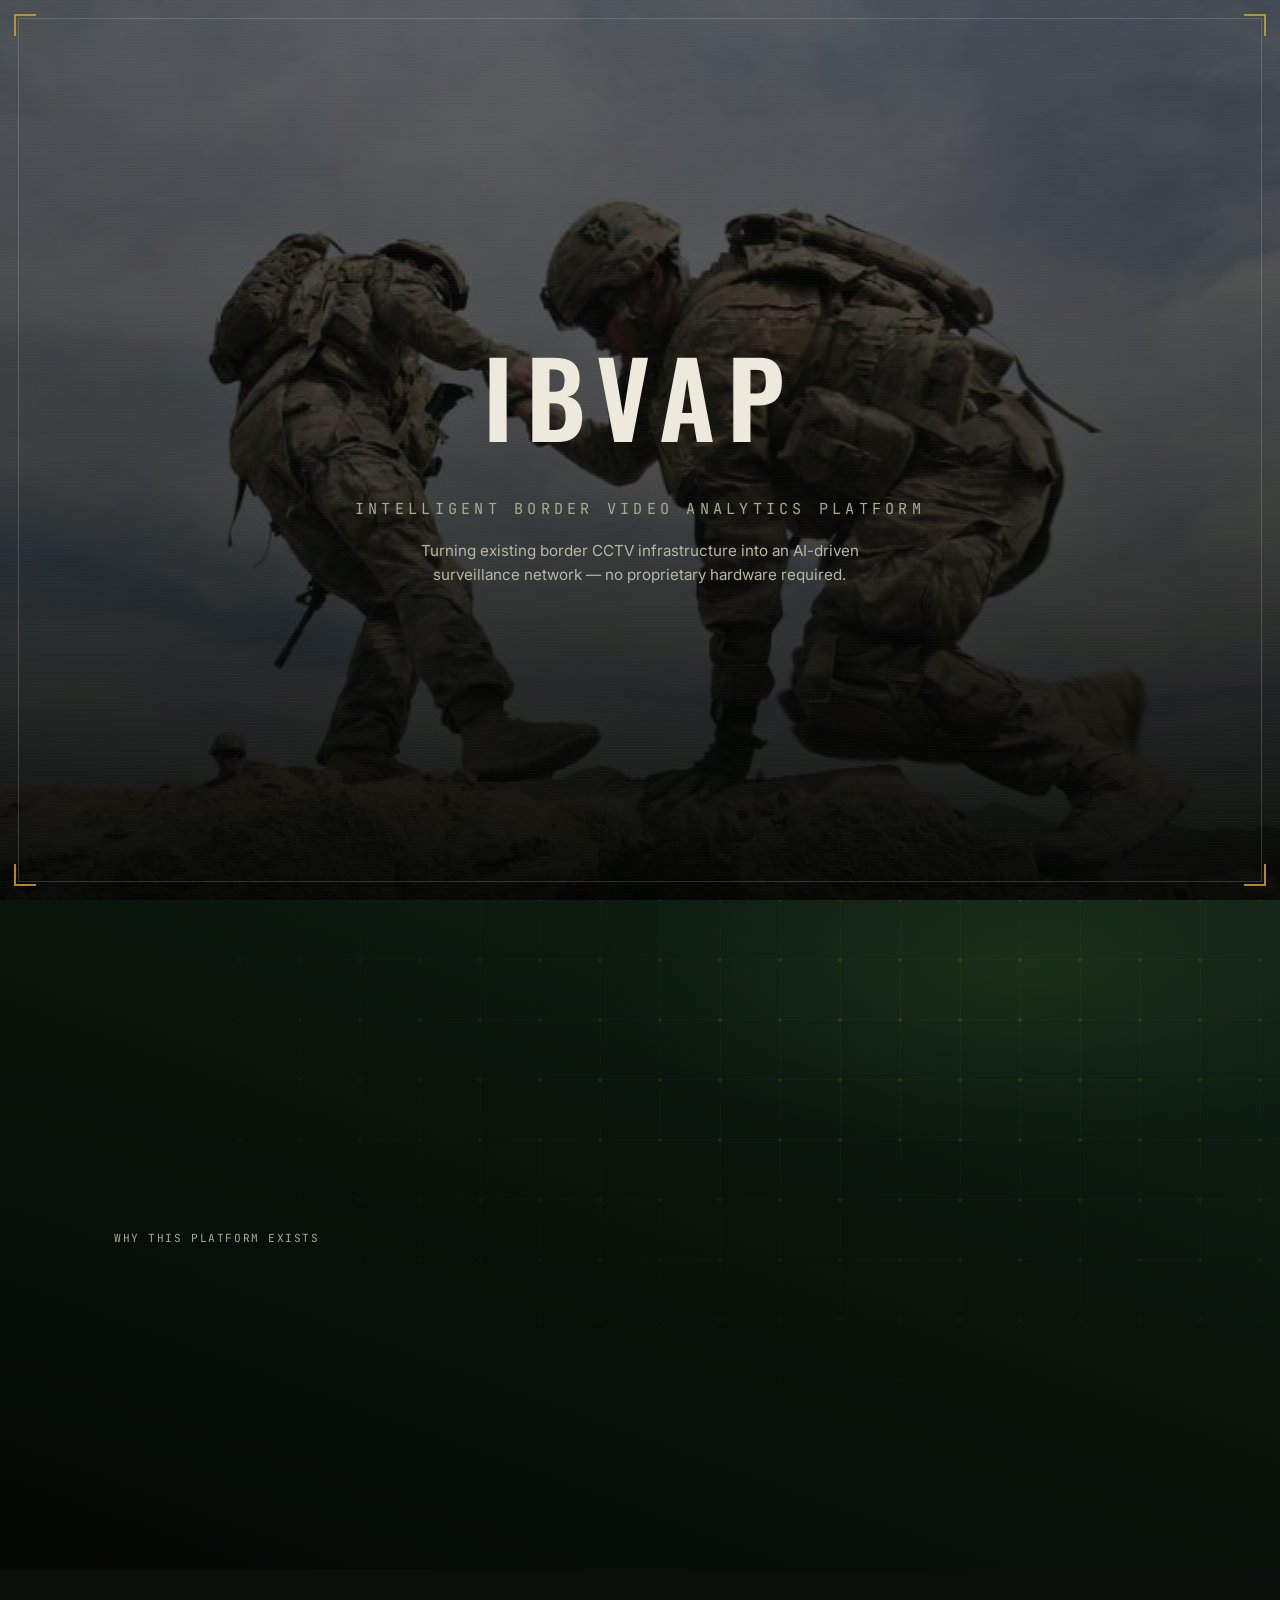
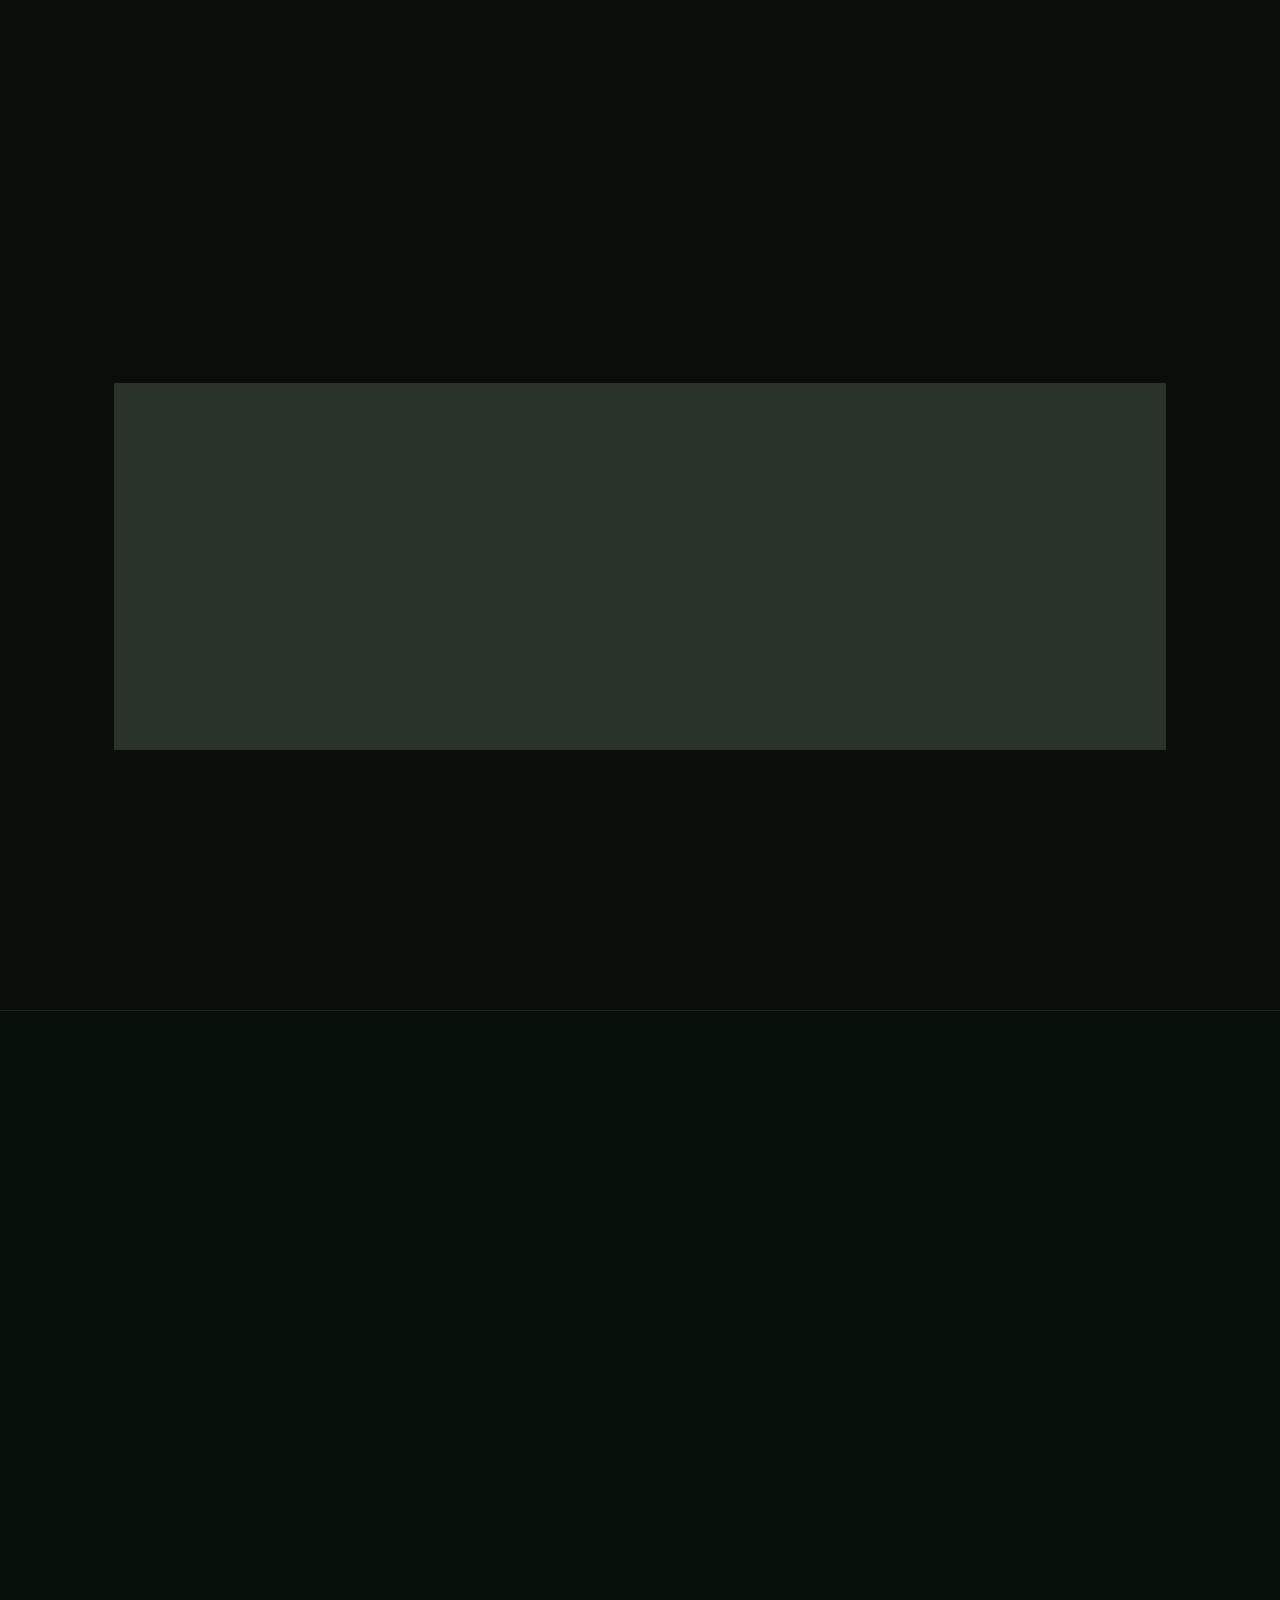
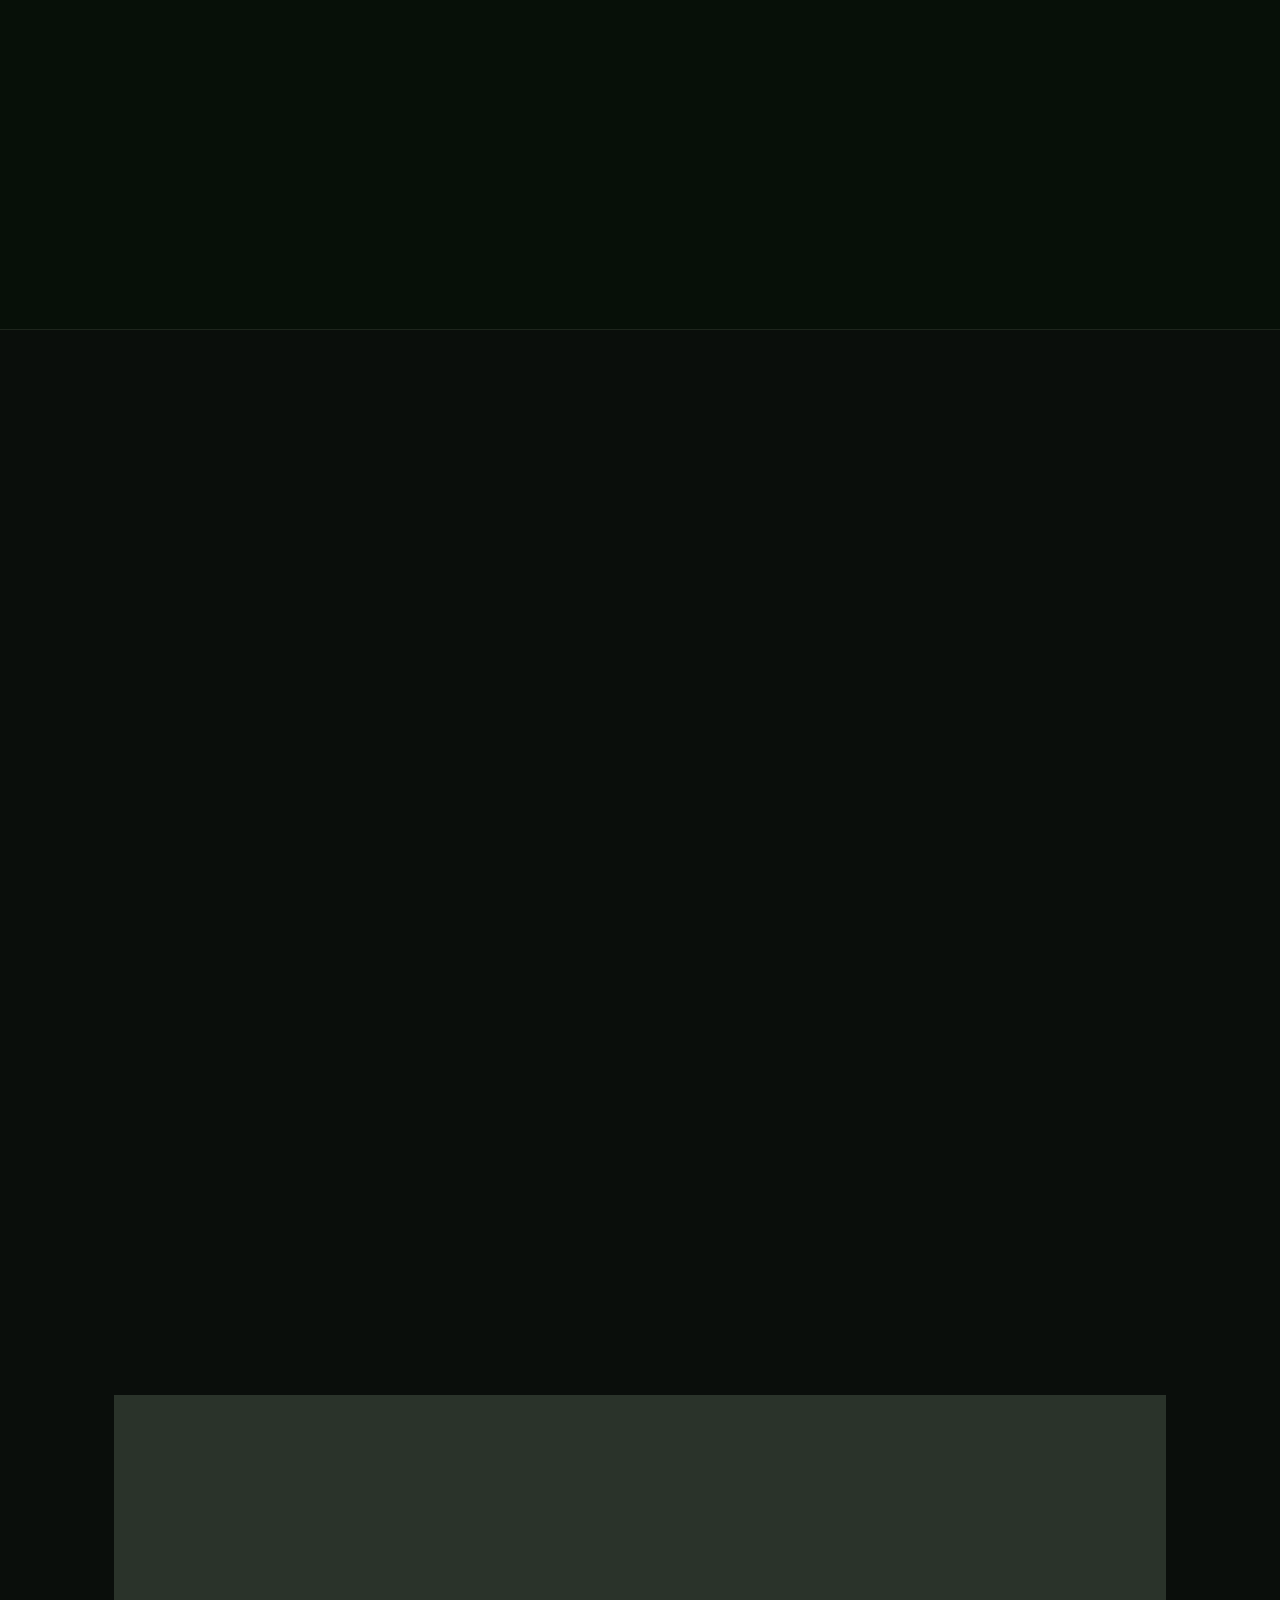
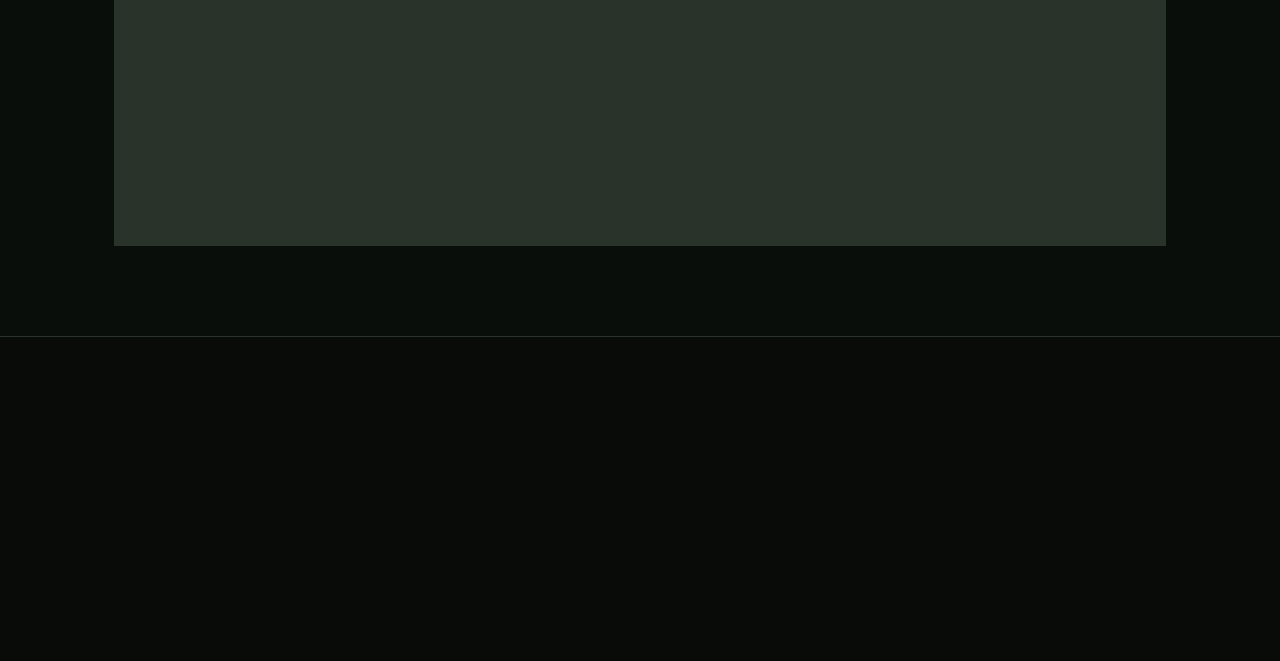
<file: frontend/ibvap.html>
<!DOCTYPE html>
<html lang="en">
<head>
<meta charset="UTF-8">
<meta name="viewport" content="width=device-width, initial-scale=1.0">
<title>IBVAP — Intelligent Border Video Analytics Platform</title>
<link rel="preconnect" href="https://fonts.googleapis.com">
<link href="https://fonts.googleapis.com/css2?family=Oswald:wght@400;500;600;700&family=Inter:wght@400;500;600;700&family=JetBrains+Mono:wght@400;500;600&display=swap" rel="stylesheet">
<link rel="stylesheet" href="ibvap-styles.css">

</head>
<body>

<!-- NAV -->
<nav class="nav" id="nav">
  <div class="nav-brand"><span class="dot"></span><span>IBVAP</span></div>
  <div class="nav-links">
    <a href="#home">Home</a>
    <a href="#about">About Us</a>
    <a href="#monitor">Live Monitoring</a>
    <a href="#reports">Reports</a>
    <a href="#team">The Team</a>
    <a href="#contact">Contact Us</a>
  </div>
  <button class="nav-login" id="openLogin">Login</button>
  <button class="nav-burger" id="navBurger" aria-label="menu" aria-expanded="false"><span></span><span></span><span></span></button>
</nav>

<!-- HERO -->
<section class="hero" id="home">
  <div class="hero-bg"></div>
  <div class="hero-grain"></div>
  <div class="hero-frame"></div>
  <span class="corner tl"></span><span class="corner tr"></span><span class="corner bl"></span><span class="corner br"></span>
  <div class="hero-content">
    <h1 class="hero-word">IBVAP</h1>
    <div class="hero-full">Intelligent Border Video Analytics Platform</div>
    <p class="hero-tag">Turning existing border CCTV infrastructure into an AI-driven surveillance network — no proprietary hardware required.</p>
  </div>
</section>

<!-- PROBLEM -->
<section class="problem-hero" id="about">
  <div class="problem-bg"></div>
  <div class="problem-circuit"></div>
  <div class="wrap problem-inner">
    <div class="stamp">Problem Statement</div>
    <div class="problem-grid">
      <div>
        <h2 class="pop-heading">
          <span class="line"><span>IBVAP</span></span>
          <span class="line"><span>Background</span></span>
        </h2>
        <p style="color:var(--sage); font-family:'JetBrains Mono',monospace; font-size:0.7rem; letter-spacing:0.14em; text-transform:uppercase;">Why this platform exists</p>
      </div>
      <div class="pop-copy">
        <p>CCTV systems mainly record and display video, requiring continuous human monitoring and making it difficult to detect every security incident.
          <p>Intelligent features like intrusion detection, object tracking, facial recognition, and ANPR often depend on costly specialised hardware and proprietary systems.</p>
          <p>This makes intelligent surveillance expensive and difficult to scale, especially across remote and challenging border locations.</p>
          <p>There is a need for a cost-effective, software-based AI solution that can use existing CCTV cameras to detect, track, analyse, and alert security forces about potential threats in real time.</p>
      </div>
    </div>
  </div>
</section>

<!-- SOLUTION -->
<section class="dossier" style="padding-top:0;">
  <div class="wrap">
    <div class="stamp">Proposed Solution</div>
    <div class="dossier-head">
      <span class="dossier-num">02</span>
      <h2 class="dossier-title">What IBVAP does</h2>
    </div>
    <div class="split">
      <div>
        <p>IBVAP is an AI-driven software platform that converts existing CCTV infrastructure into an intelligent surveillance network — <strong>without</strong> requiring dedicated FRS, ANPR, or smart-camera hardware.</p>
        <p>The platform ingests live video streams from standard IP-based CCTV cameras and runs real-time video analytics using computer vision and machine learning, directly on top of the feeds that are already running.</p>
      </div>
      <div class="divider"></div>
      <div>
        <p>Everything the system detects — a person crossing a virtual fence line, a vehicle plate, movement after dark — becomes a logged, timestamped, actionable event instead of a frame someone has to notice manually.</p>
        <p>Built to be cost-effective, scalable, and deployable across remote border locations and strategic installations.</p>
      </div>
    </div>

    <div class="cap-grid">
      <div class="cap-tile"><span class="idx">01</span><h4>Human detection &amp; tracking</h4><p>Follows individuals across overlapping camera zones in real time.</p></div>
      <div class="cap-tile"><span class="idx">02</span><h4>Vehicle detection &amp; classification</h4><p>Identifies vehicle type and movement along border roads.</p></div>
      <div class="cap-tile"><span class="idx">03</span><h4>Face detection</h4><p>Flags and logs faces in frame for review.</p></div>
      <div class="cap-tile"><span class="idx">04</span><h4>ANPR</h4><p>Automatic number plate recognition on passing vehicles.</p></div>
      <div class="cap-tile"><span class="idx">05</span><h4>Virtual fence intrusion</h4><p>Raises an alert the instant a defined boundary line is crossed.</p></div>
      <div class="cap-tile"><span class="idx">06</span><h4>Suspicious activity detection</h4><p>Flags loitering, unusual movement patterns and behaviour anomalies.</p></div>
      <div class="cap-tile"><span class="idx">07</span><h4>Night-time movement detection</h4><p>Low-light and after-dark motion detection, night vision aware.</p></div>
      <div class="cap-tile"><span class="idx">08</span><h4>Real-time alerts &amp; event logging</h4><p>Every detection is timestamped, logged, and pushed to the command console.</p></div>
    </div>

    <div class="outcomes">
      <div class="oc"><h4>No dedicated hardware</h4><p>Removes dependence on expensive dedicated surveillance hardware — runs on the IP cameras already installed.</p></div>
      <div class="oc"><h4>Faster response</h4><p>Real-time alerts for security incidents and border intrusions improve situational awareness and response time.</p></div>
      <div class="oc"><h4>Built to integrate</h4><p>Supports integration with existing command and control systems for a smooth rollout.</p></div>
    </div>
  </div>
</section>

<!-- LIVE MONITORING -->
<section class="dossier monitor-section" id="monitor">
  <div class="wrap">
    <div class="stamp">Live Monitoring</div>
    <div class="dossier-head">
      <span class="dossier-num">03</span>
      <h2 class="dossier-title">Watch the perimeter</h2>
    </div>
    <p style="color:var(--paper-dim);max-width:700px;">A live camera feed will occupy the main monitoring window. The right-side panel explains how IBVAP identifies a virtual-fence intrusion and turns it into an actionable alert.</p>
    <div class="monitor-layout">
      <div class="camera-panel">
        <video id="webcam" class="is-placeholder" autoplay muted playsinline aria-label="Live webcam preview"></video>
        <div class="camera-overlay"></div>
        <div class="camera-label">CAM 01 / BORDER SECTOR A</div>
        <div class="camera-status" id="cameraStatus">STANDBY</div>
        <div class="camera-crosshair"></div>
        <div class="camera-prompt" id="cameraPrompt">
          <strong>Live camera preview</strong>
          Webcam access is not connected yet. Start the local demo feed to preview the monitoring layout.
          <br>
        </div>
        <div class="camera-controls">
          <button type="button" class="camera-button" id="startCamera">
            Enable webcam
          </button>
          <button type="button" class="camera-button camera-stop" id="stopCamera" hidden>
            Stop camera
          </button>
        </div>
      </div>
      <aside class="monitor-note">
        <h3>How intrusion detection works</h3>
        <p>IBVAP observes the live stream, maps a virtual fence across the scene, and creates an event when a tracked person or vehicle crosses the defined boundary.</p>
        <ol class="monitor-steps">
          <li><b>01</b> Detect people and vehicles in each frame.</li>
          <li><b>02</b> Track movement against the virtual boundary.</li>
          <li><b>03</b> Raise an alert when the line is crossed.</li>
          <li><b>04</b> Log the event for later review.</li>
        </ol>
      </aside>
    </div>
  </div>
</section>

<!-- REPORTS -->
<section class="dossier reports-section" id="reports">
  <div class="wrap">
    <div class="stamp">Past Records</div>
    <div class="dossier-head">
      <span class="dossier-num">04</span>
      <h2 class="dossier-title">Case reports</h2>
    </div>
    <p style="color:var(--paper-dim);max-width:700px;">Past incident records will appear here once the reporting data source is integrated. The table structure is ready for issue dates and case details.</p>
    <div class="reports-panel">
      <table class="reports-table">
        <thead><tr><th>Issue date</th><th>Case</th></tr></thead>
        <tbody>
          <tr><td>—</td><td class="report-empty">No past records available — data integration pending.</td></tr>
          <tr><td>—</td><td class="report-empty">No past records available — data integration pending.</td></tr>
          <tr><td>—</td><td class="report-empty">No past records available — data integration pending.</td></tr>
        </tbody>
      </table>
    </div>
  </div>
</section>

<!-- TEAM -->
<section class="dossier" id="team">
  <div class="wrap">
    <div class="stamp">The Team</div>
    <div class="dossier-head">
      <span class="dossier-num">05</span>
      <h2 class="dossier-title">Six people. One perimeter.</h2>
    </div>
    <p style="color:var(--paper-dim);max-width:640px;">A six-member demonstration team working across computer vision, backend systems, interface design and field operations. A six-member demonstration team working across computer vision, backend systems, interface design and field operations.</p>

    <div class="team-grid">
      <div class="member"><div class="ph">01</div><h4>Puneet Hayer</h4><div class="role">Computer Vision Lead</div><div class="social-links">
  <a href="https://github.com/puneethayer" target="_blank" rel="noopener noreferrer" aria-label="Puneet Hayer GitHub">
    <svg viewBox="0 0 24 24" aria-hidden="true"><path d="M12 .297c-6.63 0-12 5.373-12 12 0 5.303 3.438 9.8 8.205 11.385.6.113.82-.258.82-.577 0-.285-.01-1.04-.015-2.04-3.338.724-4.042-1.61-4.042-1.61-.546-1.387-1.333-1.756-1.333-1.756-1.089-.745.084-.729.084-.729 1.205.084 1.838 1.237 1.838 1.237 1.07 1.835 2.809 1.305 3.495.998.108-.776.418-1.305.762-1.605-2.665-.3-5.466-1.332-5.466-5.93 0-1.31.465-2.38 1.235-3.22-.135-.303-.54-1.523.105-3.176 0 0 1.005-.322 3.3 1.23.96-.267 1.98-.399 3-.405 1.02.006 2.04.138 3 .405 2.28-1.552 3.285-1.23 3.285-1.23.645 1.653.24 2.873.12 3.176.765.84 1.23 1.91 1.23 3.22 0 4.61-2.805 5.625-5.475 5.92.42.36.81 1.096.81 2.22 0 1.606-.015 2.896-.015 3.286 0 .315.21.69.825.57C20.565 22.092 24 17.592 24 12.297c0-6.624-5.376-12-12-12z"/></svg>
  </a>
  <a href="https://www.linkedin.com/in/puneet-hayer-b9a113395/" target="_blank" rel="noopener noreferrer" aria-label="Puneet Hayer LinkedIn">
    <svg viewBox="0 0 24 24" aria-hidden="true"><path d="M20.447 20.452h-3.554v-5.569c0-1.328-.027-3.037-1.852-3.037-1.853 0-2.136 1.445-2.136 2.939v5.667H9.351V9h3.414v1.561h.046c.477-.9 1.637-1.85 3.37-1.85 3.601 0 4.267 2.37 4.267 5.455v6.286zM5.337 7.433c-1.144 0-2.063-.926-2.063-2.065 0-1.138.92-2.063 2.063-2.063 1.14 0 2.064.925 2.064 2.063 0 1.139-.925 2.065-2.064 2.065zM7.119 20.452H3.555V9h3.564v11.452zM22.225 0H1.771C.792 0 0 .774 0 1.729v20.542C0 23.227.792 24 1.771 24h20.451C23.2 24 24 23.227 24 22.271V1.729C24 .774 23.2 0 22.222 0z"/></svg>
  </a>
</div></div>
      <div class="member"><div class="ph">02</div><h4>Shriyam Sharma</h4><div class="role">AI / ML Engineer</div><div class="social-links">
  <a href="https://github.com/Shriyam971" target="_blank" rel="noopener noreferrer" aria-label="Shriyam Sharma GitHub">
    <svg viewBox="0 0 24 24" aria-hidden="true"><path d="M12 .297c-6.63 0-12 5.373-12 12 0 5.303 3.438 9.8 8.205 11.385.6.113.82-.258.82-.577 0-.285-.01-1.04-.015-2.04-3.338.724-4.042-1.61-4.042-1.61-.546-1.387-1.333-1.756-1.333-1.756-1.089-.745.084-.729.084-.729 1.205.084 1.838 1.237 1.838 1.237 1.07 1.835 2.809 1.305 3.495.998.108-.776.418-1.305.762-1.605-2.665-.3-5.466-1.332-5.466-5.93 0-1.31.465-2.38 1.235-3.22-.135-.303-.54-1.523.105-3.176 0 0 1.005-.322 3.3 1.23.96-.267 1.98-.399 3-.405 1.02.006 2.04.138 3 .405 2.28-1.552 3.285-1.23 3.285-1.23.645 1.653.24 2.873.12 3.176.765.84 1.23 1.91 1.23 3.22 0 4.61-2.805 5.625-5.475 5.92.42.36.81 1.096.81 2.22 0 1.606-.015 2.896-.015 3.286 0 .315.21.69.825.57C20.565 22.092 24 17.592 24 12.297c0-6.624-5.376-12-12-12z"/></svg>
  </a>
  <a href="https://www.linkedin.com/in/shriyam-sharma-077a32326/" target="_blank" rel="noopener noreferrer" aria-label="Shriyam Sharma LinkedIn">
    <svg viewBox="0 0 24 24" aria-hidden="true"><path d="M20.447 20.452h-3.554v-5.569c0-1.328-.027-3.037-1.852-3.037-1.853 0-2.136 1.445-2.136 2.939v5.667H9.351V9h3.414v1.561h.046c.477-.9 1.637-1.85 3.37-1.85 3.601 0 4.267 2.37 4.267 5.455v6.286zM5.337 7.433c-1.144 0-2.063-.926-2.063-2.065 0-1.138.92-2.063 2.063-2.063 1.14 0 2.064.925 2.064 2.063 0 1.139-.925 2.065-2.064 2.065zM7.119 20.452H3.555V9h3.564v11.452zM22.225 0H1.771C.792 0 0 .774 0 1.729v20.542C0 23.227.792 24 1.771 24h20.451C23.2 24 24 23.227 24 22.271V1.729C24 .774 23.2 0 22.222 0z"/></svg>
  </a>
</div></div>
      <div class="member"><div class="ph">03</div><h4>Fagun Manna</h4><div class="role">Backend Systems Engineer</div><div class="social-links">
  <a href="https://github.com/fagun-manna" target="_blank" rel="noopener noreferrer" aria-label="Fagun Manna GitHub">
    <svg viewBox="0 0 24 24" aria-hidden="true"><path d="M12 .297c-6.63 0-12 5.373-12 12 0 5.303 3.438 9.8 8.205 11.385.6.113.82-.258.82-.577 0-.285-.01-1.04-.015-2.04-3.338.724-4.042-1.61-4.042-1.61-.546-1.387-1.333-1.756-1.333-1.756-1.089-.745.084-.729.084-.729 1.205.084 1.838 1.237 1.838 1.237 1.07 1.835 2.809 1.305 3.495.998.108-.776.418-1.305.762-1.605-2.665-.3-5.466-1.332-5.466-5.93 0-1.31.465-2.38 1.235-3.22-.135-.303-.54-1.523.105-3.176 0 0 1.005-.322 3.3 1.23.96-.267 1.98-.399 3-.405 1.02.006 2.04.138 3 .405 2.28-1.552 3.285-1.23 3.285-1.23.645 1.653.24 2.873.12 3.176.765.84 1.23 1.91 1.23 3.22 0 4.61-2.805 5.625-5.475 5.92.42.36.81 1.096.81 2.22 0 1.606-.015 2.896-.015 3.286 0 .315.21.69.825.57C20.565 22.092 24 17.592 24 12.297c0-6.624-5.376-12-12-12z"/></svg>
  </a>
  <a href="https://www.linkedin.com/in/fagun-manna-387681371/" target="_blank" rel="noopener noreferrer" aria-label="Fagun Manna LinkedIn">
    <svg viewBox="0 0 24 24" aria-hidden="true"><path d="M20.447 20.452h-3.554v-5.569c0-1.328-.027-3.037-1.852-3.037-1.853 0-2.136 1.445-2.136 2.939v5.667H9.351V9h3.414v1.561h.046c.477-.9 1.637-1.85 3.37-1.85 3.601 0 4.267 2.37 4.267 5.455v6.286zM5.337 7.433c-1.144 0-2.063-.926-2.063-2.065 0-1.138.92-2.063 2.063-2.063 1.14 0 2.064.925 2.064 2.063 0 1.139-.925 2.065-2.064 2.065zM7.119 20.452H3.555V9h3.564v11.452zM22.225 0H1.771C.792 0 0 .774 0 1.729v20.542C0 23.227.792 24 1.771 24h20.451C23.2 24 24 23.227 24 22.271V1.729C24 .774 23.2 0 22.222 0z"/></svg>
  </a>
</div></div>
      <div class="member"><div class="ph">04</div><h4>Aishiki Das</h4><div class="role">Frontend &amp; UX Designer</div><div class="social-links">
  <a href="https://github.com/aishiki2007" target="_blank" rel="noopener noreferrer" aria-label="Aishiki Das GitHub">
    <svg viewBox="0 0 24 24" aria-hidden="true"><path d="M12 .297c-6.63 0-12 5.373-12 12 0 5.303 3.438 9.8 8.205 11.385.6.113.82-.258.82-.577 0-.285-.01-1.04-.015-2.04-3.338.724-4.042-1.61-4.042-1.61-.546-1.387-1.333-1.756-1.333-1.756-1.089-.745.084-.729.084-.729 1.205.084 1.838 1.237 1.838 1.237 1.07 1.835 2.809 1.305 3.495.998.108-.776.418-1.305.762-1.605-2.665-.3-5.466-1.332-5.466-5.93 0-1.31.465-2.38 1.235-3.22-.135-.303-.54-1.523.105-3.176 0 0 1.005-.322 3.3 1.23.96-.267 1.98-.399 3-.405 1.02.006 2.04.138 3 .405 2.28-1.552 3.285-1.23 3.285-1.23.645 1.653.24 2.873.12 3.176.765.84 1.23 1.91 1.23 3.22 0 4.61-2.805 5.625-5.475 5.92.42.36.81 1.096.81 2.22 0 1.606-.015 2.896-.015 3.286 0 .315.21.69.825.57C20.565 22.092 24 17.592 24 12.297c0-6.624-5.376-12-12-12z"/></svg>
  </a>
  <a href="https://www.linkedin.com/in/aishikidas/" target="_blank" rel="noopener noreferrer" aria-label="Aishiki Das LinkedIn">
    <svg viewBox="0 0 24 24" aria-hidden="true"><path d="M20.447 20.452h-3.554v-5.569c0-1.328-.027-3.037-1.852-3.037-1.853 0-2.136 1.445-2.136 2.939v5.667H9.351V9h3.414v1.561h.046c.477-.9 1.637-1.85 3.37-1.85 3.601 0 4.267 2.37 4.267 5.455v6.286zM5.337 7.433c-1.144 0-2.063-.926-2.063-2.065 0-1.138.92-2.063 2.063-2.063 1.14 0 2.064.925 2.064 2.063 0 1.139-.925 2.065-2.064 2.065zM7.119 20.452H3.555V9h3.564v11.452zM22.225 0H1.771C.792 0 0 .774 0 1.729v20.542C0 23.227.792 24 1.771 24h20.451C23.2 24 24 23.227 24 22.271V1.729C24 .774 23.2 0 22.222 0z"/></svg>
  </a>
</div></div>
      <div class="member"><div class="ph">05</div><h4>Swastika Singh</h4><div class="role">Security Operations Analyst</div><div class="social-links">
  <a href="https://github.com/Swastika295" target="_blank" rel="noopener noreferrer" aria-label="Swastika Singh GitHub">
    <svg viewBox="0 0 24 24" aria-hidden="true"><path d="M12 .297c-6.63 0-12 5.373-12 12 0 5.303 3.438 9.8 8.205 11.385.6.113.82-.258.82-.577 0-.285-.01-1.04-.015-2.04-3.338.724-4.042-1.61-4.042-1.61-.546-1.387-1.333-1.756-1.333-1.756-1.089-.745.084-.729.084-.729 1.205.084 1.838 1.237 1.838 1.237 1.07 1.835 2.809 1.305 3.495.998.108-.776.418-1.305.762-1.605-2.665-.3-5.466-1.332-5.466-5.93 0-1.31.465-2.38 1.235-3.22-.135-.303-.54-1.523.105-3.176 0 0 1.005-.322 3.3 1.23.96-.267 1.98-.399 3-.405 1.02.006 2.04.138 3 .405 2.28-1.552 3.285-1.23 3.285-1.23.645 1.653.24 2.873.12 3.176.765.84 1.23 1.91 1.23 3.22 0 4.61-2.805 5.625-5.475 5.92.42.36.81 1.096.81 2.22 0 1.606-.015 2.896-.015 3.286 0 .315.21.69.825.57C20.565 22.092 24 17.592 24 12.297c0-6.624-5.376-12-12-12z"/></svg>
  </a>
  <a href="https://www.linkedin.com/in/swastika-singh-045898248/" target="_blank" rel="noopener noreferrer" aria-label="Swastika Singh LinkedIn">
    <svg viewBox="0 0 24 24" aria-hidden="true"><path d="M20.447 20.452h-3.554v-5.569c0-1.328-.027-3.037-1.852-3.037-1.853 0-2.136 1.445-2.136 2.939v5.667H9.351V9h3.414v1.561h.046c.477-.9 1.637-1.85 3.37-1.85 3.601 0 4.267 2.37 4.267 5.455v6.286zM5.337 7.433c-1.144 0-2.063-.926-2.063-2.065 0-1.138.92-2.063 2.063-2.063 1.14 0 2.064.925 2.064 2.063 0 1.139-.925 2.065-2.064 2.065zM7.119 20.452H3.555V9h3.564v11.452zM22.225 0H1.771C.792 0 0 .774 0 1.729v20.542C0 23.227.792 24 1.771 24h20.451C23.2 24 24 23.227 24 22.271V1.729C24 .774 23.2 0 22.222 0z"/></svg>
  </a>
</div></div>
      <div class="member"><div class="ph">06</div><h4>Ayan Roy</h4><div class="role">Project &amp; Field Integration</div><div class="social-links">
  <a href="https://github.com/AyanRoy669" target="_blank" rel="noopener noreferrer" aria-label="Ayan Roy GitHub">
    <svg viewBox="0 0 24 24" aria-hidden="true"><path d="M12 .297c-6.63 0-12 5.373-12 12 0 5.303 3.438 9.8 8.205 11.385.6.113.82-.258.82-.577 0-.285-.01-1.04-.015-2.04-3.338.724-4.042-1.61-4.042-1.61-.546-1.387-1.333-1.756-1.333-1.756-1.089-.745.084-.729.084-.729 1.205.084 1.838 1.237 1.838 1.237 1.07 1.835 2.809 1.305 3.495.998.108-.776.418-1.305.762-1.605-2.665-.3-5.466-1.332-5.466-5.93 0-1.31.465-2.38 1.235-3.22-.135-.303-.54-1.523.105-3.176 0 0 1.005-.322 3.3 1.23.96-.267 1.98-.399 3-.405 1.02.006 2.04.138 3 .405 2.28-1.552 3.285-1.23 3.285-1.23.645 1.653.24 2.873.12 3.176.765.84 1.23 1.91 1.23 3.22 0 4.61-2.805 5.625-5.475 5.92.42.36.81 1.096.81 2.22 0 1.606-.015 2.896-.015 3.286 0 .315.21.69.825.57C20.565 22.092 24 17.592 24 12.297c0-6.624-5.376-12-12-12z"/></svg>
  </a>
  <a href="https://www.linkedin.com/in/ayan-roy-73480b3ba/" target="_blank" rel="noopener noreferrer" aria-label="Ayan Roy LinkedIn">
    <svg viewBox="0 0 24 24" aria-hidden="true"><path d="M20.447 20.452h-3.554v-5.569c0-1.328-.027-3.037-1.852-3.037-1.853 0-2.136 1.445-2.136 2.939v5.667H9.351V9h3.414v1.561h.046c.477-.9 1.637-1.85 3.37-1.85 3.601 0 4.267 2.37 4.267 5.455v6.286zM5.337 7.433c-1.144 0-2.063-.926-2.063-2.065 0-1.138.92-2.063 2.063-2.063 1.14 0 2.064.925 2.064 2.063 0 1.139-.925 2.065-2.064 2.065zM7.119 20.452H3.555V9h3.564v11.452zM22.225 0H1.771C.792 0 0 .774 0 1.729v20.542C0 23.227.792 24 1.771 24h20.451C23.2 24 24 23.227 24 22.271V1.729C24 .774 23.2 0 22.222 0z"/></svg>
  </a>
</div></div>
    </div>
  </div>
</section>

<!-- FOOTER -->
<footer id="contact">
  <div class="wrap">
    <div class="foot-grid">
      <div class="foot-brand">
        <span>IBVAP</span>
        <p>Intelligent Border Video Analytics Platform — an AI-driven software layer for existing border CCTV infrastructure.</p>
      </div>
      <div class="foot-col">
        <h5>About Us</h5>
        <a href="#about">Problem statement</a>
        <a href="#about">Our solution</a>
        <a href="#team">The team</a>
      </div>
      <div class="foot-col">
        <h5>Our Legal</h5>
        <a href="#">Terms of use</a>
        <a href="#">Privacy policy</a>
        <a href="#">Data handling</a>
      </div>
      <div class="foot-col">
        <h5>Quick Links</h5>
        <a href="#monitor">Live monitoring</a>
        <a href="#reports">Past case reports</a>
        <a href="presentation.pdf" target="_blank" rel="noopener noreferrer">Presentation</a>
      </div>
    </div>
    <div class="foot-bottom">
      <span>IBVAP © 2026</span>
      <span>Border Out Post Systems — Prototype Build</span>
    </div>
  </div>
</footer>

<!-- LOGIN -->
<div class="login-screen" id="loginScreen">
  <div class="login-bg"></div>
  <div class="login-box">
    <button class="lclose" id="closeLogin">Close ✕</button>
    <div class="login-mark"><span class="dot"></span><span>IBVAP</span></div>
    <div class="login-sub">Secure Login</div>
    <form id="loginForm">
      <div class="field">
        <label for="uname">Username</label>
        <input type="text" id="uname" autocomplete="username" required>
      </div>

<script src="ibvap-script.js" defer></script>
</body>
</html>
</file>
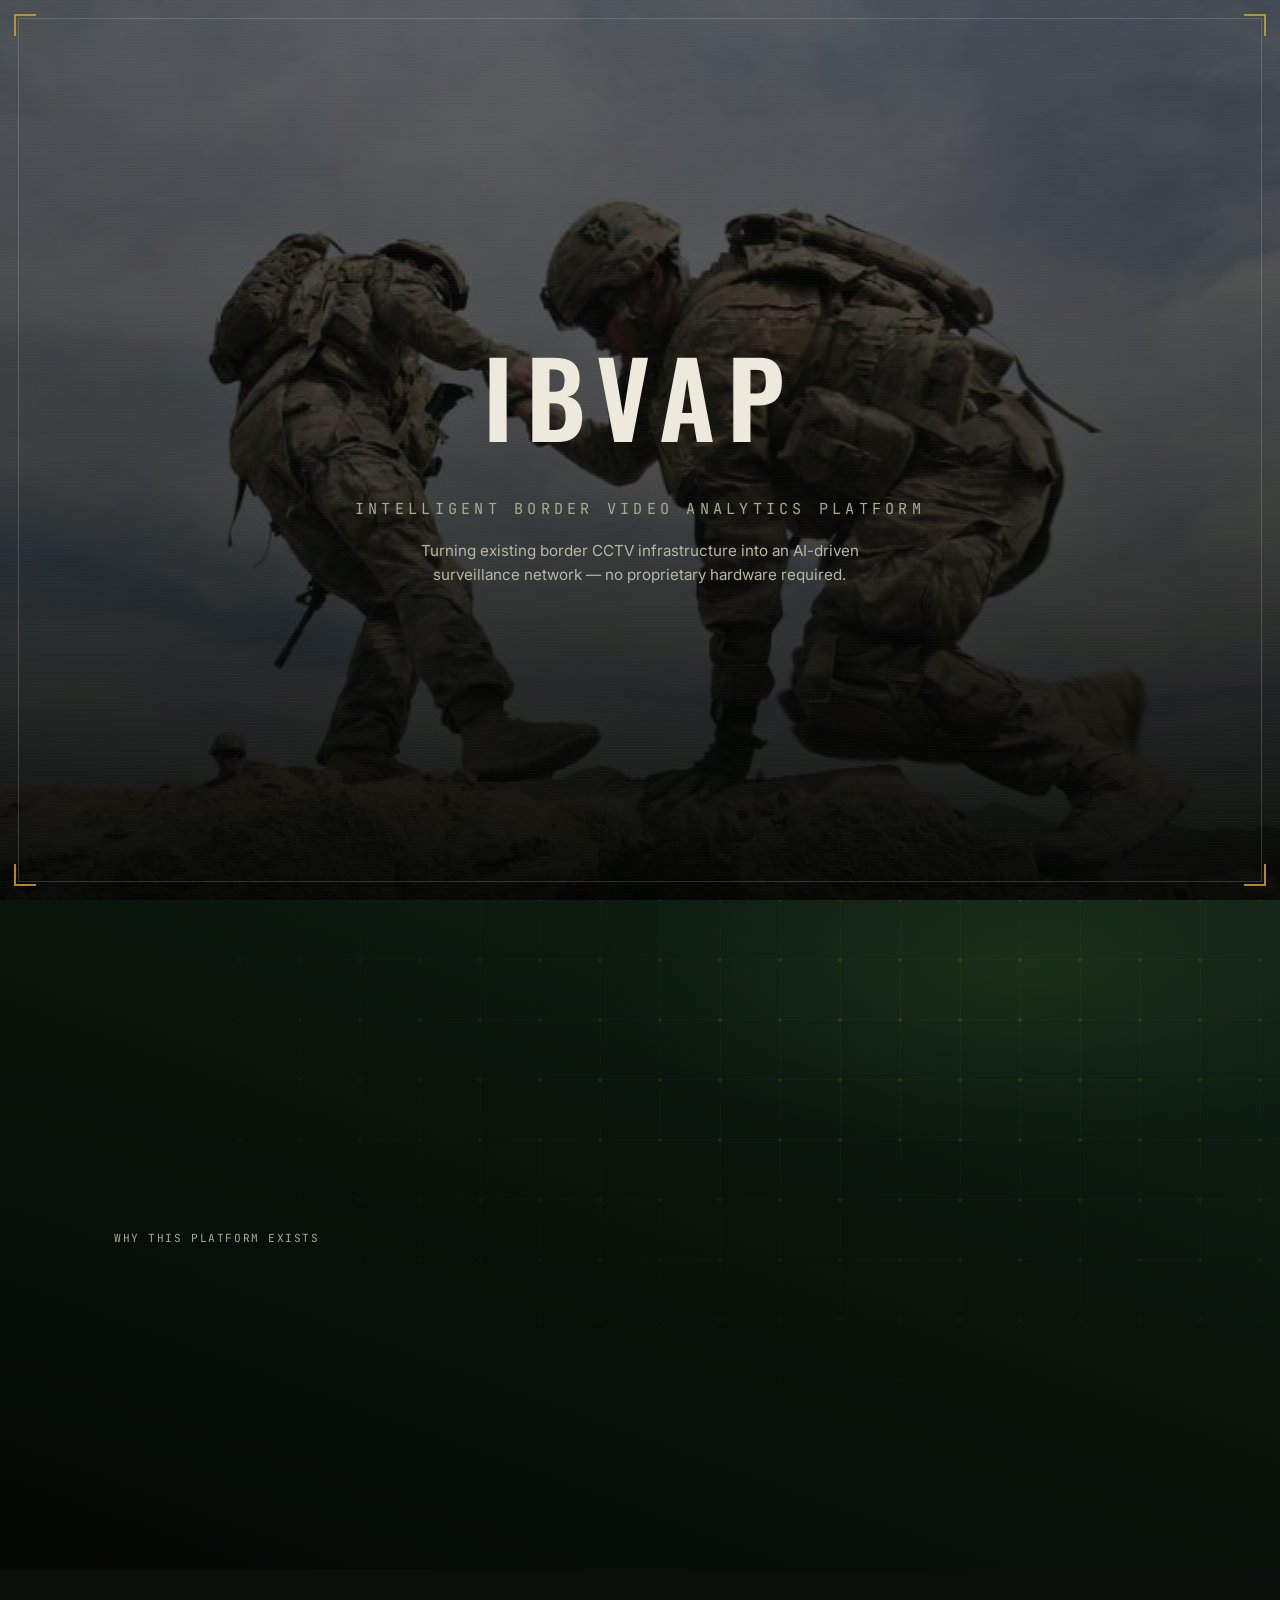
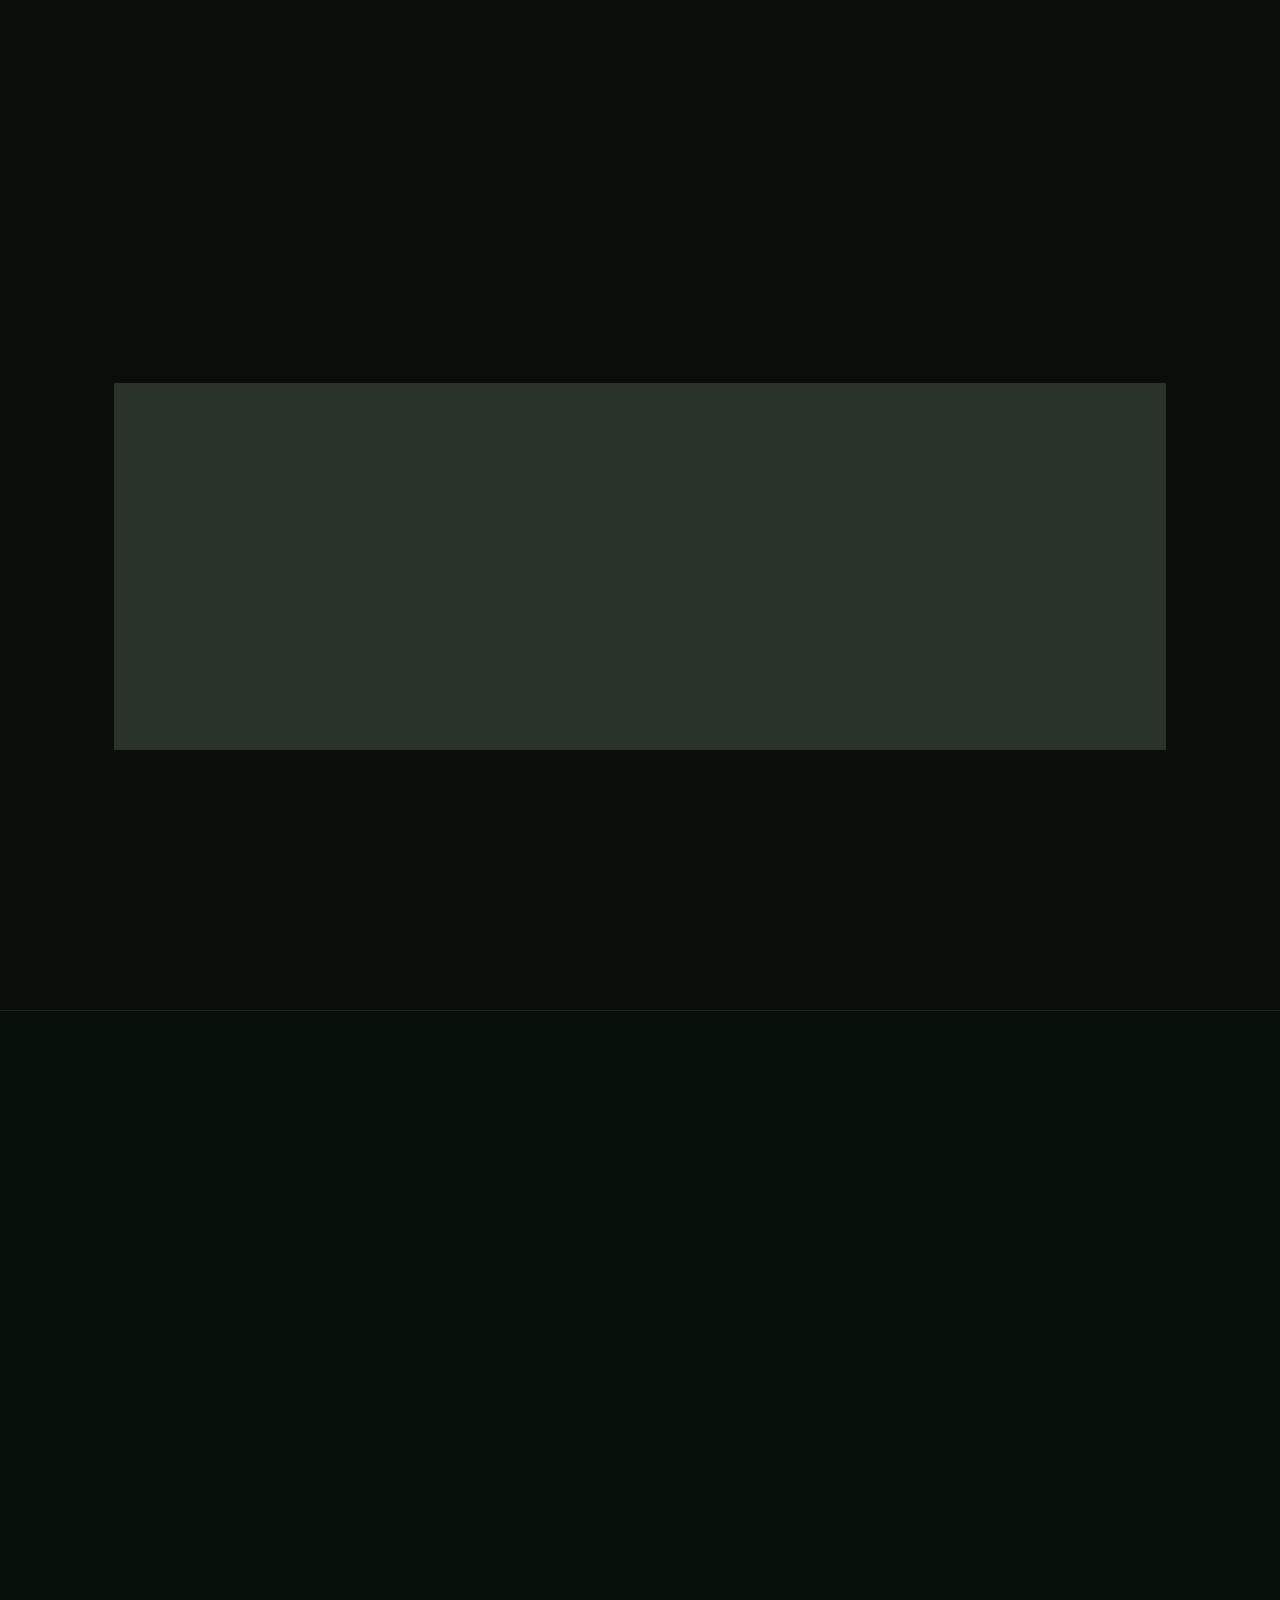
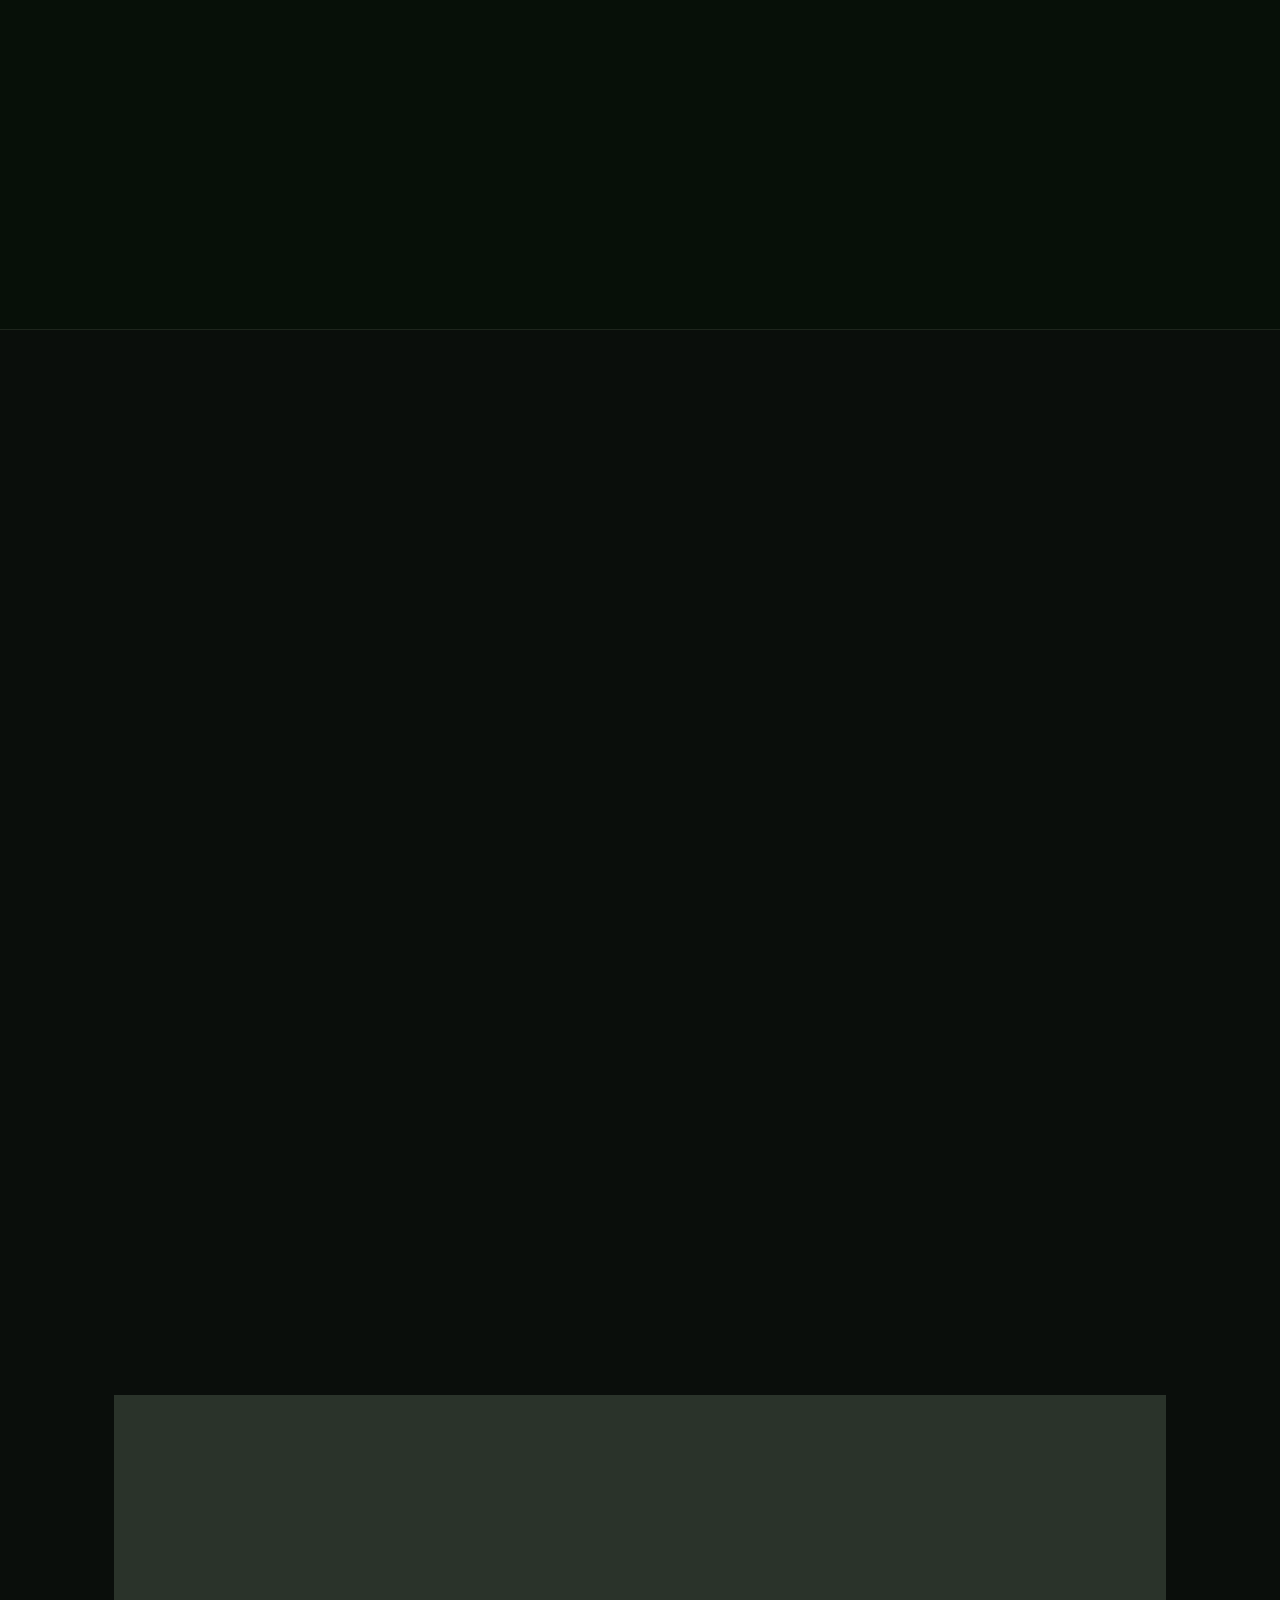
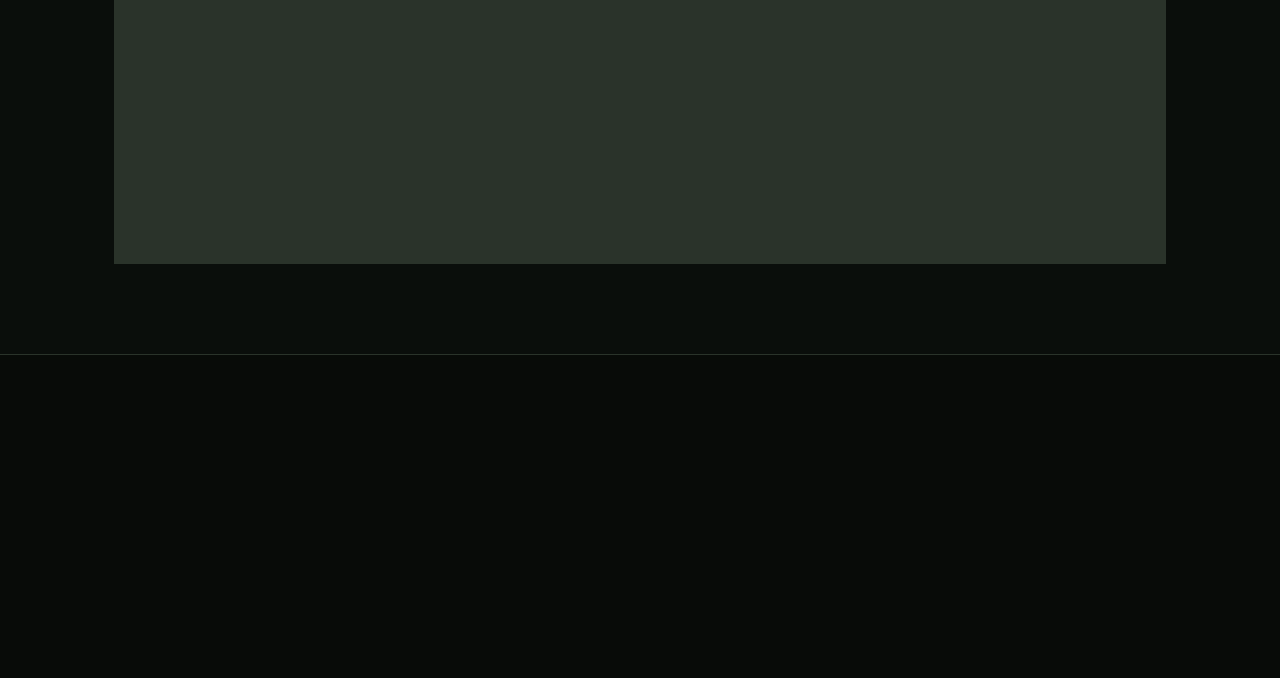
<file: IBVAP/frontend/ibvap.html>
<!DOCTYPE html>
<html lang="en">
<head>
<meta charset="UTF-8">
<meta name="viewport" content="width=device-width, initial-scale=1.0">
<title>IBVAP — Intelligent Border Video Analytics Platform</title>
<link rel="preconnect" href="https://fonts.googleapis.com">
<link href="https://fonts.googleapis.com/css2?family=Oswald:wght@400;500;600;700&family=Inter:wght@400;500;600;700&family=JetBrains+Mono:wght@400;500;600&display=swap" rel="stylesheet">
<link rel="stylesheet" href="ibvap-styles.css">

</head>
<body>

<!-- NAV -->
<nav class="nav" id="nav">
  <div class="nav-brand"><span class="dot"></span><span>IBVAP</span></div>
  <div class="nav-links">
    <a href="#home">Home</a>
    <a href="#about">About Us</a>
    <a href="#monitor">Live Monitoring</a>
    <a href="#reports">Reports</a>
    <a href="#team">The Team</a>
    <a href="#contact">Contact Us</a>
  </div>
  <button class="nav-login" id="openLogin">Login</button>
  <button class="nav-burger" id="navBurger" aria-label="menu" aria-expanded="false"><span></span><span></span><span></span></button>
</nav>

<!-- HERO -->
<section class="hero" id="home">
  <div class="hero-bg"></div>
  <div class="hero-grain"></div>
  <div class="hero-frame"></div>
  <span class="corner tl"></span><span class="corner tr"></span><span class="corner bl"></span><span class="corner br"></span>
  <div class="hero-content">
    <h1 class="hero-word">IBVAP</h1>
    <div class="hero-full">Intelligent Border Video Analytics Platform</div>
    <p class="hero-tag">Turning existing border CCTV infrastructure into an AI-driven surveillance network — no proprietary hardware required.</p>
  </div>
</section>

<!-- PROBLEM -->
<section class="problem-hero" id="about">
  <div class="problem-bg"></div>
  <div class="problem-circuit"></div>
  <div class="wrap problem-inner">
    <div class="stamp">Problem Statement</div>
    <div class="problem-grid">
      <div>
        <h2 class="pop-heading">
          <span class="line"><span>IBVAP</span></span>
          <span class="line"><span>Background</span></span>
        </h2>
        <p style="color:var(--sage); font-family:'JetBrains Mono',monospace; font-size:0.7rem; letter-spacing:0.14em; text-transform:uppercase;">Why this platform exists</p>
      </div>
      <div class="pop-copy">
        <p>CCTV systems mainly record and display video, requiring continuous human monitoring and making it difficult to detect every security incident.
          <p>Intelligent features like intrusion detection, object tracking, facial recognition, and ANPR often depend on costly specialised hardware and proprietary systems.</p>
          <p>This makes intelligent surveillance expensive and difficult to scale, especially across remote and challenging border locations.</p>
          <p>There is a need for a cost-effective, software-based AI solution that can use existing CCTV cameras to detect, track, analyse, and alert security forces about potential threats in real time.</p>
      </div>
    </div>
  </div>
</section>

<!-- SOLUTION -->
<section class="dossier" style="padding-top:0;">
  <div class="wrap">
    <div class="stamp">Proposed Solution</div>
    <div class="dossier-head">
      <span class="dossier-num">02</span>
      <h2 class="dossier-title">What IBVAP does</h2>
    </div>
    <div class="split">
      <div>
        <p>IBVAP is an AI-driven software platform that converts existing CCTV infrastructure into an intelligent surveillance network — <strong>without</strong> requiring dedicated FRS, ANPR, or smart-camera hardware.</p>
        <p>The platform ingests live video streams from standard IP-based CCTV cameras and runs real-time video analytics using computer vision and machine learning, directly on top of the feeds that are already running.</p>
      </div>
      <div class="divider"></div>
      <div>
        <p>Everything the system detects — a person crossing a virtual fence line, a vehicle plate, movement after dark — becomes a logged, timestamped, actionable event instead of a frame someone has to notice manually.</p>
        <p>Built to be cost-effective, scalable, and deployable across remote border locations and strategic installations.</p>
      </div>
    </div>

    <div class="cap-grid">
      <div class="cap-tile"><span class="idx">01</span><h4>Human detection &amp; tracking</h4><p>Follows individuals across overlapping camera zones in real time.</p></div>
      <div class="cap-tile"><span class="idx">02</span><h4>Vehicle detection &amp; classification</h4><p>Identifies vehicle type and movement along border roads.</p></div>
      <div class="cap-tile"><span class="idx">03</span><h4>Face detection</h4><p>Flags and logs faces in frame for review.</p></div>
      <div class="cap-tile"><span class="idx">04</span><h4>ANPR</h4><p>Automatic number plate recognition on passing vehicles.</p></div>
      <div class="cap-tile"><span class="idx">05</span><h4>Virtual fence intrusion</h4><p>Raises an alert the instant a defined boundary line is crossed.</p></div>
      <div class="cap-tile"><span class="idx">06</span><h4>Suspicious activity detection</h4><p>Flags loitering, unusual movement patterns and behaviour anomalies.</p></div>
      <div class="cap-tile"><span class="idx">07</span><h4>Night-time movement detection</h4><p>Low-light and after-dark motion detection, night vision aware.</p></div>
      <div class="cap-tile"><span class="idx">08</span><h4>Real-time alerts &amp; event logging</h4><p>Every detection is timestamped, logged, and pushed to the command console.</p></div>
    </div>

    <div class="outcomes">
      <div class="oc"><h4>No dedicated hardware</h4><p>Removes dependence on expensive dedicated surveillance hardware — runs on the IP cameras already installed.</p></div>
      <div class="oc"><h4>Faster response</h4><p>Real-time alerts for security incidents and border intrusions improve situational awareness and response time.</p></div>
      <div class="oc"><h4>Built to integrate</h4><p>Supports integration with existing command and control systems for a smooth rollout.</p></div>
    </div>
  </div>
</section>

<!-- LIVE MONITORING -->
<section class="dossier monitor-section" id="monitor">
  <div class="wrap">
    <div class="stamp">Live Monitoring</div>
    <div class="dossier-head">
      <span class="dossier-num">03</span>
      <h2 class="dossier-title">Watch the perimeter</h2>
    </div>
    <p style="color:var(--paper-dim);max-width:700px;">A live camera feed will occupy the main monitoring window. The right-side panel explains how IBVAP identifies a virtual-fence intrusion and turns it into an actionable alert.</p>
    <div class="monitor-layout">
      <div class="camera-panel">
        <video id="webcam" class="is-placeholder" autoplay muted playsinline aria-label="Live webcam preview"></video>
        <div class="camera-overlay"></div>
        <div class="camera-label">CAM 01 / BORDER SECTOR A</div>
        <div class="camera-status" id="cameraStatus">STANDBY</div>
        <div class="camera-crosshair"></div>
        <div class="camera-prompt" id="cameraPrompt">
          <strong>Live camera preview</strong>
          Webcam access is not connected yet. Start the local demo feed to preview the monitoring layout.
          <br>
        </div>
        <div class="camera-controls">
          <button type="button" class="camera-button" id="startCamera">
            Enable webcam
          </button>
          <button type="button" class="camera-button camera-stop" id="stopCamera" hidden>
            Stop camera
          </button>
        </div>
      </div>
      <aside class="monitor-note">
        <h3>How intrusion detection works</h3>
        <p>IBVAP observes the live stream, maps a virtual fence across the scene, and creates an event when a tracked person or vehicle crosses the defined boundary.</p>
        <ol class="monitor-steps">
          <li><b>01</b> Detect people and vehicles in each frame.</li>
          <li><b>02</b> Track movement against the virtual boundary.</li>
          <li><b>03</b> Raise an alert when the line is crossed.</li>
          <li><b>04</b> Log the event for later review.</li>
        </ol>
      </aside>
    </div>
  </div>
</section>

<!-- REPORTS -->
<section class="dossier reports-section" id="reports">
  <div class="wrap">
    <div class="stamp">Past Records</div>
    <div class="dossier-head">
      <span class="dossier-num">04</span>
      <h2 class="dossier-title">Case reports</h2>
    </div>
    <p style="color:var(--paper-dim);max-width:700px;">Past incident records will appear here once the reporting data source is integrated. The table structure is ready for issue dates and case details.</p>
    <div class="reports-panel">
      <table class="reports-table">
        <thead><tr><th>Issue date</th><th>Case</th></tr></thead>
        <tbody>
          <tr><td>—</td><td class="report-empty">No past records available — data integration pending.</td></tr>
          <tr><td>—</td><td class="report-empty">No past records available — data integration pending.</td></tr>
          <tr><td>—</td><td class="report-empty">No past records available — data integration pending.</td></tr>
        </tbody>
      </table>
    </div>
  </div>
</section>

<!-- TEAM -->
<section class="dossier" id="team">
  <div class="wrap">
    <div class="stamp">The Team</div>
    <div class="dossier-head">
      <span class="dossier-num">05</span>
      <h2 class="dossier-title">Six people. One perimeter.</h2>
    </div>
    <p style="color:var(--paper-dim);max-width:640px;">A six-member demonstration team working across computer vision, backend systems, interface design and field operations. A six-member demonstration team working across computer vision, backend systems, interface design and field operations.</p>

    <div class="team-grid">
      <div class="member"><div class="ph">01</div><h4>Puneet Hayer</h4><div class="role">Project Lead and Manager</div><div class="social-links">
  <a href="https://github.com/puneethayer" target="_blank" rel="noopener noreferrer" aria-label="Puneet Hayer GitHub">
    <svg viewBox="0 0 24 24" aria-hidden="true"><path d="M12 .297c-6.63 0-12 5.373-12 12 0 5.303 3.438 9.8 8.205 11.385.6.113.82-.258.82-.577 0-.285-.01-1.04-.015-2.04-3.338.724-4.042-1.61-4.042-1.61-.546-1.387-1.333-1.756-1.333-1.756-1.089-.745.084-.729.084-.729 1.205.084 1.838 1.237 1.838 1.237 1.07 1.835 2.809 1.305 3.495.998.108-.776.418-1.305.762-1.605-2.665-.3-5.466-1.332-5.466-5.93 0-1.31.465-2.38 1.235-3.22-.135-.303-.54-1.523.105-3.176 0 0 1.005-.322 3.3 1.23.96-.267 1.98-.399 3-.405 1.02.006 2.04.138 3 .405 2.28-1.552 3.285-1.23 3.285-1.23.645 1.653.24 2.873.12 3.176.765.84 1.23 1.91 1.23 3.22 0 4.61-2.805 5.625-5.475 5.92.42.36.81 1.096.81 2.22 0 1.606-.015 2.896-.015 3.286 0 .315.21.69.825.57C20.565 22.092 24 17.592 24 12.297c0-6.624-5.376-12-12-12z"/></svg>
  </a>
  <a href="https://www.linkedin.com/in/puneet-hayer-b9a113395/" target="_blank" rel="noopener noreferrer" aria-label="Puneet Hayer LinkedIn">
    <svg viewBox="0 0 24 24" aria-hidden="true"><path d="M20.447 20.452h-3.554v-5.569c0-1.328-.027-3.037-1.852-3.037-1.853 0-2.136 1.445-2.136 2.939v5.667H9.351V9h3.414v1.561h.046c.477-.9 1.637-1.85 3.37-1.85 3.601 0 4.267 2.37 4.267 5.455v6.286zM5.337 7.433c-1.144 0-2.063-.926-2.063-2.065 0-1.138.92-2.063 2.063-2.063 1.14 0 2.064.925 2.064 2.063 0 1.139-.925 2.065-2.064 2.065zM7.119 20.452H3.555V9h3.564v11.452zM22.225 0H1.771C.792 0 0 .774 0 1.729v20.542C0 23.227.792 24 1.771 24h20.451C23.2 24 24 23.227 24 22.271V1.729C24 .774 23.2 0 22.222 0z"/></svg>
  </a>
</div></div>
      <div class="member"><div class="ph">02</div><h4>Shriyam Sharma</h4><div class="role">Backend Manager and Backend-Frontend Integeration</div><div class="social-links">
  <a href="https://github.com/Shriyam971" target="_blank" rel="noopener noreferrer" aria-label="Shriyam Sharma GitHub">
    <svg viewBox="0 0 24 24" aria-hidden="true"><path d="M12 .297c-6.63 0-12 5.373-12 12 0 5.303 3.438 9.8 8.205 11.385.6.113.82-.258.82-.577 0-.285-.01-1.04-.015-2.04-3.338.724-4.042-1.61-4.042-1.61-.546-1.387-1.333-1.756-1.333-1.756-1.089-.745.084-.729.084-.729 1.205.084 1.838 1.237 1.838 1.237 1.07 1.835 2.809 1.305 3.495.998.108-.776.418-1.305.762-1.605-2.665-.3-5.466-1.332-5.466-5.93 0-1.31.465-2.38 1.235-3.22-.135-.303-.54-1.523.105-3.176 0 0 1.005-.322 3.3 1.23.96-.267 1.98-.399 3-.405 1.02.006 2.04.138 3 .405 2.28-1.552 3.285-1.23 3.285-1.23.645 1.653.24 2.873.12 3.176.765.84 1.23 1.91 1.23 3.22 0 4.61-2.805 5.625-5.475 5.92.42.36.81 1.096.81 2.22 0 1.606-.015 2.896-.015 3.286 0 .315.21.69.825.57C20.565 22.092 24 17.592 24 12.297c0-6.624-5.376-12-12-12z"/></svg>
  </a>
  <a href="https://www.linkedin.com/in/shriyam-sharma-077a32326/" target="_blank" rel="noopener noreferrer" aria-label="Shriyam Sharma LinkedIn">
    <svg viewBox="0 0 24 24" aria-hidden="true"><path d="M20.447 20.452h-3.554v-5.569c0-1.328-.027-3.037-1.852-3.037-1.853 0-2.136 1.445-2.136 2.939v5.667H9.351V9h3.414v1.561h.046c.477-.9 1.637-1.85 3.37-1.85 3.601 0 4.267 2.37 4.267 5.455v6.286zM5.337 7.433c-1.144 0-2.063-.926-2.063-2.065 0-1.138.92-2.063 2.063-2.063 1.14 0 2.064.925 2.064 2.063 0 1.139-.925 2.065-2.064 2.065zM7.119 20.452H3.555V9h3.564v11.452zM22.225 0H1.771C.792 0 0 .774 0 1.729v20.542C0 23.227.792 24 1.771 24h20.451C23.2 24 24 23.227 24 22.271V1.729C24 .774 23.2 0 22.222 0z"/></svg>
  </a>
</div></div>
      <div class="member"><div class="ph">03</div><h4>Fagun Manna</h4><div class="role">Night Vision and Frontend Manager</div><div class="social-links">
  <a href="https://github.com/fagun-manna" target="_blank" rel="noopener noreferrer" aria-label="Fagun Manna GitHub">
    <svg viewBox="0 0 24 24" aria-hidden="true"><path d="M12 .297c-6.63 0-12 5.373-12 12 0 5.303 3.438 9.8 8.205 11.385.6.113.82-.258.82-.577 0-.285-.01-1.04-.015-2.04-3.338.724-4.042-1.61-4.042-1.61-.546-1.387-1.333-1.756-1.333-1.756-1.089-.745.084-.729.084-.729 1.205.084 1.838 1.237 1.838 1.237 1.07 1.835 2.809 1.305 3.495.998.108-.776.418-1.305.762-1.605-2.665-.3-5.466-1.332-5.466-5.93 0-1.31.465-2.38 1.235-3.22-.135-.303-.54-1.523.105-3.176 0 0 1.005-.322 3.3 1.23.96-.267 1.98-.399 3-.405 1.02.006 2.04.138 3 .405 2.28-1.552 3.285-1.23 3.285-1.23.645 1.653.24 2.873.12 3.176.765.84 1.23 1.91 1.23 3.22 0 4.61-2.805 5.625-5.475 5.92.42.36.81 1.096.81 2.22 0 1.606-.015 2.896-.015 3.286 0 .315.21.69.825.57C20.565 22.092 24 17.592 24 12.297c0-6.624-5.376-12-12-12z"/></svg>
  </a>
  <a href="https://www.linkedin.com/in/fagun-manna-387681371/" target="_blank" rel="noopener noreferrer" aria-label="Fagun Manna LinkedIn">
    <svg viewBox="0 0 24 24" aria-hidden="true"><path d="M20.447 20.452h-3.554v-5.569c0-1.328-.027-3.037-1.852-3.037-1.853 0-2.136 1.445-2.136 2.939v5.667H9.351V9h3.414v1.561h.046c.477-.9 1.637-1.85 3.37-1.85 3.601 0 4.267 2.37 4.267 5.455v6.286zM5.337 7.433c-1.144 0-2.063-.926-2.063-2.065 0-1.138.92-2.063 2.063-2.063 1.14 0 2.064.925 2.064 2.063 0 1.139-.925 2.065-2.064 2.065zM7.119 20.452H3.555V9h3.564v11.452zM22.225 0H1.771C.792 0 0 .774 0 1.729v20.542C0 23.227.792 24 1.771 24h20.451C23.2 24 24 23.227 24 22.271V1.729C24 .774 23.2 0 22.222 0z"/></svg>
  </a>
</div></div>
      <div class="member"><div class="ph">04</div><h4>Aishiki Das</h4><div class="role">Security and Architecture Engineer </div><div class="social-links">
  <a href="https://github.com/aishiki2007" target="_blank" rel="noopener noreferrer" aria-label="Aishiki Das GitHub">
    <svg viewBox="0 0 24 24" aria-hidden="true"><path d="M12 .297c-6.63 0-12 5.373-12 12 0 5.303 3.438 9.8 8.205 11.385.6.113.82-.258.82-.577 0-.285-.01-1.04-.015-2.04-3.338.724-4.042-1.61-4.042-1.61-.546-1.387-1.333-1.756-1.333-1.756-1.089-.745.084-.729.084-.729 1.205.084 1.838 1.237 1.838 1.237 1.07 1.835 2.809 1.305 3.495.998.108-.776.418-1.305.762-1.605-2.665-.3-5.466-1.332-5.466-5.93 0-1.31.465-2.38 1.235-3.22-.135-.303-.54-1.523.105-3.176 0 0 1.005-.322 3.3 1.23.96-.267 1.98-.399 3-.405 1.02.006 2.04.138 3 .405 2.28-1.552 3.285-1.23 3.285-1.23.645 1.653.24 2.873.12 3.176.765.84 1.23 1.91 1.23 3.22 0 4.61-2.805 5.625-5.475 5.92.42.36.81 1.096.81 2.22 0 1.606-.015 2.896-.015 3.286 0 .315.21.69.825.57C20.565 22.092 24 17.592 24 12.297c0-6.624-5.376-12-12-12z"/></svg>
  </a>
  <a href="https://www.linkedin.com/in/aishikidas/" target="_blank" rel="noopener noreferrer" aria-label="Aishiki Das LinkedIn">
    <svg viewBox="0 0 24 24" aria-hidden="true"><path d="M20.447 20.452h-3.554v-5.569c0-1.328-.027-3.037-1.852-3.037-1.853 0-2.136 1.445-2.136 2.939v5.667H9.351V9h3.414v1.561h.046c.477-.9 1.637-1.85 3.37-1.85 3.601 0 4.267 2.37 4.267 5.455v6.286zM5.337 7.433c-1.144 0-2.063-.926-2.063-2.065 0-1.138.92-2.063 2.063-2.063 1.14 0 2.064.925 2.064 2.063 0 1.139-.925 2.065-2.064 2.065zM7.119 20.452H3.555V9h3.564v11.452zM22.225 0H1.771C.792 0 0 .774 0 1.729v20.542C0 23.227.792 24 1.771 24h20.451C23.2 24 24 23.227 24 22.271V1.729C24 .774 23.2 0 22.222 0z"/></svg>
  </a>
</div></div>
      <div class="member"><div class="ph">05</div><h4>Swastika Singh</h4><div class="role">Computer Vision and Research Lead</div><div class="social-links">
  <a href="https://github.com/Swastika295" target="_blank" rel="noopener noreferrer" aria-label="Swastika Singh GitHub">
    <svg viewBox="0 0 24 24" aria-hidden="true"><path d="M12 .297c-6.63 0-12 5.373-12 12 0 5.303 3.438 9.8 8.205 11.385.6.113.82-.258.82-.577 0-.285-.01-1.04-.015-2.04-3.338.724-4.042-1.61-4.042-1.61-.546-1.387-1.333-1.756-1.333-1.756-1.089-.745.084-.729.084-.729 1.205.084 1.838 1.237 1.838 1.237 1.07 1.835 2.809 1.305 3.495.998.108-.776.418-1.305.762-1.605-2.665-.3-5.466-1.332-5.466-5.93 0-1.31.465-2.38 1.235-3.22-.135-.303-.54-1.523.105-3.176 0 0 1.005-.322 3.3 1.23.96-.267 1.98-.399 3-.405 1.02.006 2.04.138 3 .405 2.28-1.552 3.285-1.23 3.285-1.23.645 1.653.24 2.873.12 3.176.765.84 1.23 1.91 1.23 3.22 0 4.61-2.805 5.625-5.475 5.92.42.36.81 1.096.81 2.22 0 1.606-.015 2.896-.015 3.286 0 .315.21.69.825.57C20.565 22.092 24 17.592 24 12.297c0-6.624-5.376-12-12-12z"/></svg>
  </a>
  <a href="https://www.linkedin.com/in/swastika-singh-045898248/" target="_blank" rel="noopener noreferrer" aria-label="Swastika Singh LinkedIn">
    <svg viewBox="0 0 24 24" aria-hidden="true"><path d="M20.447 20.452h-3.554v-5.569c0-1.328-.027-3.037-1.852-3.037-1.853 0-2.136 1.445-2.136 2.939v5.667H9.351V9h3.414v1.561h.046c.477-.9 1.637-1.85 3.37-1.85 3.601 0 4.267 2.37 4.267 5.455v6.286zM5.337 7.433c-1.144 0-2.063-.926-2.063-2.065 0-1.138.92-2.063 2.063-2.063 1.14 0 2.064.925 2.064 2.063 0 1.139-.925 2.065-2.064 2.065zM7.119 20.452H3.555V9h3.564v11.452zM22.225 0H1.771C.792 0 0 .774 0 1.729v20.542C0 23.227.792 24 1.771 24h20.451C23.2 24 24 23.227 24 22.271V1.729C24 .774 23.2 0 22.222 0z"/></svg>
  </a>
</div></div>
      <div class="member"><div class="ph">06</div><h4>Ayan Roy</h4><div class="role">Frontend Engineer</div><div class="social-links">
  <a href="https://github.com/AyanRoy669" target="_blank" rel="noopener noreferrer" aria-label="Ayan Roy GitHub">
    <svg viewBox="0 0 24 24" aria-hidden="true"><path d="M12 .297c-6.63 0-12 5.373-12 12 0 5.303 3.438 9.8 8.205 11.385.6.113.82-.258.82-.577 0-.285-.01-1.04-.015-2.04-3.338.724-4.042-1.61-4.042-1.61-.546-1.387-1.333-1.756-1.333-1.756-1.089-.745.084-.729.084-.729 1.205.084 1.838 1.237 1.838 1.237 1.07 1.835 2.809 1.305 3.495.998.108-.776.418-1.305.762-1.605-2.665-.3-5.466-1.332-5.466-5.93 0-1.31.465-2.38 1.235-3.22-.135-.303-.54-1.523.105-3.176 0 0 1.005-.322 3.3 1.23.96-.267 1.98-.399 3-.405 1.02.006 2.04.138 3 .405 2.28-1.552 3.285-1.23 3.285-1.23.645 1.653.24 2.873.12 3.176.765.84 1.23 1.91 1.23 3.22 0 4.61-2.805 5.625-5.475 5.92.42.36.81 1.096.81 2.22 0 1.606-.015 2.896-.015 3.286 0 .315.21.69.825.57C20.565 22.092 24 17.592 24 12.297c0-6.624-5.376-12-12-12z"/></svg>
  </a>
  <a href="https://www.linkedin.com/in/ayan-roy-73480b3ba/" target="_blank" rel="noopener noreferrer" aria-label="Ayan Roy LinkedIn">
    <svg viewBox="0 0 24 24" aria-hidden="true"><path d="M20.447 20.452h-3.554v-5.569c0-1.328-.027-3.037-1.852-3.037-1.853 0-2.136 1.445-2.136 2.939v5.667H9.351V9h3.414v1.561h.046c.477-.9 1.637-1.85 3.37-1.85 3.601 0 4.267 2.37 4.267 5.455v6.286zM5.337 7.433c-1.144 0-2.063-.926-2.063-2.065 0-1.138.92-2.063 2.063-2.063 1.14 0 2.064.925 2.064 2.063 0 1.139-.925 2.065-2.064 2.065zM7.119 20.452H3.555V9h3.564v11.452zM22.225 0H1.771C.792 0 0 .774 0 1.729v20.542C0 23.227.792 24 1.771 24h20.451C23.2 24 24 23.227 24 22.271V1.729C24 .774 23.2 0 22.222 0z"/></svg>
  </a>
</div></div>
    </div>
  </div>
</section>

<!-- FOOTER -->
<footer id="contact">
  <div class="wrap">
    <div class="foot-grid">
      <div class="foot-brand">
        <span>IBVAP</span>
        <p>Intelligent Border Video Analytics Platform — an AI-driven software layer for existing border CCTV infrastructure.</p>
      </div>
      <div class="foot-col">
        <h5>About Us</h5>
        <a href="#about">Problem statement</a>
        <a href="#about">Our solution</a>
        <a href="#team">The team</a>
      </div>
      <div class="foot-col">
        <h5>Our Legal</h5>
        <a href="#">Terms of use</a>
        <a href="#">Privacy policy</a>
        <a href="#">Data handling</a>
      </div>
      <div class="foot-col">
        <h5>Quick Links</h5>
        <a href="#monitor">Live monitoring</a>
        <a href="#reports">Past case reports</a>
        <a href="presentation.pdf" target="_blank" rel="noopener noreferrer">Presentation</a>
      </div>
    </div>
    <div class="foot-bottom">
      <span>IBVAP © 2026</span>
      <span>Border Out Post Systems — Prototype Build</span>
    </div>
  </div>
</footer>

<!-- LOGIN -->
<div class="login-screen" id="loginScreen">
  <div class="login-bg"></div>
  <div class="login-box">
    <button class="lclose" id="closeLogin">Close ✕</button>
    <div class="login-mark"><span class="dot"></span><span>IBVAP</span></div>
    <div class="login-sub">Demo Access Gate</div>
    <form id="loginForm">
      <div class="field">
        <label for="uname">Username</label>
        <input type="text" id="uname" autocomplete="username" required>
      </div>
      <div class="field">
        <label for="pword">Password</label>
        <input type="password" id="pword" autocomplete="current-password" required>
      </div>
      <div class="field">
        <label for="cap">Captcha</label>
        <div class="captcha-row">
          <span class="captcha-code" id="captchaCode">3KQ7X</span>
          <button type="button" class="captcha-refresh" id="captchaRefresh">⟳</button>
        </div>
      </div>
      <div class="field">
        <input type="text" id="capInput" placeholder="Enter the code above" required>
      </div>
      <div class="login-error" id="loginError"></div>
      <button type="submit" class="login-submit">Sign In</button>
    </form>
    <div class="login-note">Demo access only. Backend authentication is not implemented.</div>
  </div>
</div>

<script src="ibvap-script.js" defer></script>
</body>
</html>
</file>
<file: frontend/ibvap-styles.css>
:root{
    --bg-void:#0A0E0B;
    --bg-panel:#101610;
    --bg-panel-2:#151C14;
    --line:#2A332A;
    --line-soft:#1D251C;
    --olive:#5C6E45;
    --olive-bright:#7C9459;
    --amber:#C9A227;
    --amber-dim:#8C7420;
    --sage:#9FB08C;
    --paper:#EDE9DC;
    --paper-dim:#B7B7A8;
    --danger:#A6402F;
  }
  *{margin:0;padding:0;box-sizing:border-box;}
  html{scroll-behavior:smooth;}
  body{
    background:var(--bg-void);
    color:var(--paper);
    font-family:'Inter',sans-serif;
    line-height:1.6;
    overflow-x:hidden;
  }
  ::selection{background:var(--amber);color:#161810;}

  h1,h2,h3,.display{
    font-family:'Oswald',sans-serif;
    text-transform:uppercase;
    letter-spacing:0.02em;
    font-weight:600;
    color:var(--paper);
  }
  .mono{font-family:'JetBrains Mono',monospace;}
  a{color:inherit;text-decoration:none;}

  /* ---------- Hero ---------- */
  .hero{
    position:relative;
    height:100vh;
    min-height:640px;
    display:flex;
    align-items:center;
    justify-content:center;
    overflow:hidden;
    background:#050705;
  }
  .hero-bg{
    position:absolute; inset:0;
    background-image:
      linear-gradient(180deg, rgba(6,9,6,0.55) 0%, rgba(6,9,6,0.72) 55%, rgba(6,9,6,0.96) 100%),
      url('[data-uri]');
    background-size:cover;
    background-position:center 30%;
    filter:saturate(0.75) contrast(1.05);
    transform:scale(1.06);
  }
  .hero-grain{
    position:absolute; inset:0;
    background-image:repeating-linear-gradient(0deg, rgba(255,255,255,0.025) 0px, transparent 1px, transparent 3px);
    pointer-events:none;
  }
  .hero-frame{
    position:absolute; inset:18px;
    border:1px solid rgba(237,233,220,0.18);
    pointer-events:none;
  }
  .hero-frame::before,.hero-frame::after{
    content:'';
    position:absolute;
    width:18px;height:18px;
    border-color:var(--amber);
  }
  .corner{position:absolute;width:22px;height:22px;border:2px solid var(--amber);opacity:0.85;}
  .corner.tl{top:14px;left:14px;border-right:none;border-bottom:none;}
  .corner.tr{top:14px;right:14px;border-left:none;border-bottom:none;}
  .corner.bl{bottom:14px;left:14px;border-right:none;border-top:none;}
  .corner.br{bottom:14px;right:14px;border-left:none;border-top:none;}

  .hero-content{
    position:relative;
    z-index:2;
    text-align:center;
    display:flex;
    flex-direction:column;
    align-items:center;
    gap:18px;
  }
  .hero-mark{
      width:120px;
      height:80px;
      display:flex;
      align-items:center;
      justify-content:center;
      opacity:0;
      transform:scale(0.9);
      animation:markIn 1.2s cubic-bezier(.2,.7,.2,1) 0.2s forwards;
  }
  .hero-mark img{
      width:100%;
      height:100%;
      object-fit:contain;
      display:block;
  }
  @keyframes markIn{
      to{
          opacity:1;
          transform:scale(1);
      }
  }
.hero-word{
    font-size:clamp(3.2rem,9vw,6.5rem);
    letter-spacing:0.12em;
    opacity:0;
    filter:blur(6px);
    animation:wordIn 1.6s cubic-bezier(.2,.7,.2,1) 0.9s forwards;
  }
  .hero-full{
    font-family:'JetBrains Mono',monospace;
    font-size:clamp(0.72rem,1.6vw,0.95rem);
    letter-spacing:0.28em;
    color:var(--sage);
    text-transform:uppercase;
    opacity:0;
    animation:fadeUp 1.2s ease 2.1s forwards;
  }
  .hero-tag{
    max-width:560px;
    color:var(--paper-dim);
    font-size:0.95rem;
    opacity:0;
    animation:fadeUp 1.2s ease 2.5s forwards;
    padding:0 20px;
  }
  @keyframes markIn{to{opacity:1;transform:scale(1);}}
  @keyframes wordIn{to{opacity:1;filter:blur(0);}}
  @keyframes fadeUp{from{opacity:0;transform:translateY(10px);}to{opacity:1;transform:translateY(0);}}

  /* ---------- Nav ---------- */
  .nav{
    position:fixed; top:0; left:0; right:0;
    z-index:100;
    display:flex; align-items:center; justify-content:space-between;
    padding:16px 5vw;
    background:rgba(10,14,11,0.0);
    border-bottom:1px solid transparent;
    transform:translateY(-100%);
    transition:transform 0.5s cubic-bezier(.2,.8,.2,1), background 0.4s ease, border-color 0.4s ease;
  }
  .nav.visible{transform:translateY(0);}
  .nav.solid{background:rgba(10,14,11,0.92);backdrop-filter:blur(10px);border-bottom:1px solid var(--line);}
  .nav-brand{display:flex;align-items:center;gap:10px;}
  .nav-brand .dot{width:8px;height:8px;border-radius:50%;background:var(--amber);}
  .nav-brand span{font-family:'Oswald',sans-serif;letter-spacing:0.14em;font-size:1.05rem;font-weight:600;}
  .nav-links{display:flex;align-items:center;gap:36px;}
  .nav-links a{
    font-family:'JetBrains Mono',monospace;
    font-size:0.72rem;
    letter-spacing:0.12em;
    text-transform:uppercase;
    color:var(--paper-dim);
    position:relative;
    padding-bottom:4px;
    transition:color 0.25s ease;
  }
  .nav-links a::after{
    content:'';position:absolute;left:0;bottom:0;height:1px;width:0;background:var(--amber);
    transition:width 0.3s ease;
  }
  .nav-links a:hover{color:var(--paper);}
  .nav-links a:hover::after{width:100%;}
  .nav-login{
    font-family:'JetBrains Mono',monospace;
    font-size:0.72rem;
    letter-spacing:0.12em;
    text-transform:uppercase;
    color:#0A0E0B;
    background:var(--amber);
    padding:9px 18px;
    border:1px solid var(--amber);
    cursor:pointer;
    transition:background 0.25s ease, color 0.25s ease;
  }
  .nav-login:hover{background:transparent;color:var(--amber);}
  .nav-burger{display:none;flex-direction:column;gap:5px;cursor:pointer;background:none;border:none;}
  .nav-burger span{width:22px;height:2px;background:var(--paper);}

  /* ---------- Sections generic ---------- */
  section{position:relative;}
  .wrap{max-width:1180px;margin:0 auto;padding:0 5vw;}
  .dossier{padding:120px 0 90px;}
  .dossier-head{
    display:flex;
    align-items:baseline;
    gap:18px;
    margin-bottom:14px;
  }
  .dossier-num{font-family:'JetBrains Mono',monospace;color:var(--amber-dim);font-size:0.85rem;}
  .dossier-title{font-size:clamp(1.9rem,3.4vw,2.7rem);}
  .dossier-rule{height:1px;background:var(--line);margin:26px 0 46px;}
  .stamp{
    display:inline-flex;align-items:center;gap:8px;
    border:1px solid var(--amber-dim);
    color:var(--amber);
    font-family:'JetBrains Mono',monospace;
    font-size:0.68rem;
    letter-spacing:0.2em;
    text-transform:uppercase;
    padding:5px 12px;
    margin-bottom:22px;
  }
  .stamp::before{content:'';width:6px;height:6px;background:var(--amber);border-radius:50%;}

  /* ---------- Problem Statement — navy circuit block ---------- */
  .problem-hero{
    position:relative;
    overflow:hidden;
    background:#050805;
    padding:110px 0;
  }
  .problem-bg{
    position:absolute; inset:0;
    background:
      radial-gradient(ellipse 55% 45% at 80% 10%, rgba(82,126,55,0.18), transparent 60%),
      linear-gradient(200deg, #102116 0%, #071108 55%, #050805 100%);
  }
  .problem-circuit{
    position:absolute; inset:0;
    opacity:0.4;
    background-image:
      linear-gradient(90deg, rgba(112,155,87,0.14) 1px, transparent 1px),
      linear-gradient(0deg, rgba(112,155,87,0.14) 1px, transparent 1px),
      radial-gradient(circle, rgba(201,162,39,0.45) 1.6px, transparent 1.7px);
    background-size:60px 60px, 60px 60px, 60px 60px;
    background-position:0 0, 0 0, 30px 30px;
    mask-image:radial-gradient(ellipse 90% 75% at 75% 20%, rgba(0,0,0,0.95), transparent 75%);
    -webkit-mask-image:radial-gradient(ellipse 90% 75% at 75% 20%, rgba(0,0,0,0.95), transparent 75%);
    animation:circuitDrift 30s linear infinite;
  }
  @keyframes circuitDrift{
    from{background-position:0 0, 0 0, 30px 30px;}
    to{background-position:60px 60px, 60px 60px, 90px 90px;}
  }
  .problem-inner{position:relative; z-index:2;}
  .problem-grid{
    display:grid;
    grid-template-columns:1.05fr 1fr;
    gap:60px;
    align-items:start;
    margin-top:8px;
  }
  .pop-heading{
    font-size:clamp(2.3rem,4.6vw,3.7rem);
    line-height:1.06;
    margin-bottom:24px;
  }
  .pop-heading .line{display:block; overflow:hidden; padding-bottom:0.1em;}
  .pop-heading .line span{
    display:inline-block;
    color:var(--amber);
    opacity:0;
    transform:translateY(120%) scale(0.92);
  }
  .pop-heading .line:nth-child(2) span{color:var(--paper);}
  .problem-hero.in-view .pop-heading .line span{
    animation:popUp 0.8s cubic-bezier(.16,.9,.28,1.02) forwards;
  }
  .problem-hero.in-view .pop-heading .line:nth-child(1) span{animation-delay:0.15s;}
  .problem-hero.in-view .pop-heading .line:nth-child(2) span{animation-delay:0.42s;}
  @keyframes popUp{
    0%{opacity:0; transform:translateY(120%) scale(0.92);}
    62%{opacity:1; transform:translateY(-8%) scale(1.02);}
    100%{opacity:1; transform:translateY(0) scale(1);}
  }
  .problem-hero .stamp,.problem-hero .pop-copy{
    opacity:0;
    transform:translateY(10px);
  }
  .problem-hero.in-view .stamp{
    animation:fadeUp 0.8s ease 0.05s forwards;
  }
  .problem-hero.in-view .pop-copy{
    animation:fadeUp 0.9s ease 0.75s forwards;
  }
  @keyframes fadeUp{from{opacity:0;transform:translateY(10px);}to{opacity:1;transform:translateY(0);}}
  .pop-copy p{color:var(--paper-dim); font-size:1rem; line-height:1.75; margin-bottom:18px;}
  .pop-copy p:last-child{margin-bottom:0;}
  .pop-copy strong{color:var(--paper); font-weight:600;}
  @media (max-width:700px){
    .problem-grid{grid-template-columns:1fr;}
  }
  @media (prefers-reduced-motion: reduce){
    .problem-hero .pop-heading .line span,.problem-hero .stamp,.problem-hero .pop-copy{animation:none !important;opacity:1 !important;transform:none !important;}
  }

  /* ---------- Problem / Solution ---------- */
  .split{display:grid;grid-template-columns:1.1fr 1px 1fr;gap:56px;align-items:start;}
  .split .divider{background:var(--line);align-self:stretch;}
  .split p{color:var(--paper-dim);margin-bottom:16px;font-size:0.98rem;}
  .split strong{color:var(--paper);font-weight:600;}

  .cap-grid{
    display:grid;
    grid-template-columns:repeat(4,1fr);
    gap:1px;
    background:var(--line);
    border:1px solid var(--line);
    margin-top:46px;
  }
  .cap-tile{
    background:var(--bg-panel);
    padding:26px 20px;
    display:flex; flex-direction:column; gap:12px;
    min-height:150px;
    transition:background 0.3s ease;
  }
  .cap-tile:hover{background:var(--bg-panel-2);}
  .cap-tile .idx{font-family:'JetBrains Mono',monospace;color:var(--amber-dim);font-size:0.7rem;}
  .cap-tile h4{font-family:'Oswald',sans-serif;font-size:0.98rem;letter-spacing:0.02em;text-transform:none;color:var(--paper);font-weight:500;}
  .cap-tile p{color:var(--paper-dim);font-size:0.82rem;margin:0;}

  .outcomes{
    margin-top:70px;
    display:grid;
    grid-template-columns:repeat(3,1fr);
    gap:40px;
  }
  .outcomes .oc{border-left:2px solid var(--amber-dim);padding-left:18px;}
  .outcomes .oc h4{font-family:'Oswald',sans-serif;text-transform:none;font-size:1.02rem;font-weight:500;margin-bottom:8px;color:var(--paper);}
  .outcomes .oc p{color:var(--paper-dim);font-size:0.85rem;}

  /* ---------- Live monitoring ---------- */
  .monitor-section{background:#071008;border-top:1px solid var(--line-soft);border-bottom:1px solid var(--line-soft);}
  .monitor-layout{display:grid;grid-template-columns:minmax(0,3fr) minmax(280px,1fr);gap:26px;align-items:stretch;margin-top:42px;}
  .camera-panel,.monitor-note,.reports-panel{border:1px solid var(--line);background:rgba(16,22,16,0.78);}
  .camera-panel{min-height:430px;position:relative;overflow:hidden;background:#020402;}
  .camera-panel video{display:block;width:100%;height:100%;min-height:430px;object-fit:cover;background:radial-gradient(circle at 50% 40%, #203a22 0%, #071008 62%, #020402 100%);}
  .camera-panel video.is-placeholder{opacity:0.55;}
  .camera-overlay{position:absolute;inset:0;pointer-events:none;background:linear-gradient(180deg,rgba(0,0,0,0.45),transparent 25%,transparent 72%,rgba(0,0,0,0.72));}
  .camera-label,.camera-status{position:absolute;top:18px;font-family:'JetBrains Mono',monospace;font-size:0.66rem;letter-spacing:0.12em;text-transform:uppercase;color:var(--paper);}
  .camera-label{left:18px;}.camera-status{right:18px;color:var(--olive-bright);}
  .camera-status::before{content:'';display:inline-block;width:7px;height:7px;border-radius:50%;background:var(--olive-bright);margin-right:7px;box-shadow:0 0 0 4px rgba(124,148,89,0.12);}
  .camera-crosshair{position:absolute;inset:18%;border:1px solid rgba(159,176,140,0.32);pointer-events:none;}
  .camera-crosshair::before,.camera-crosshair::after{content:'';position:absolute;background:rgba(159,176,140,0.35);}
  .camera-crosshair::before{width:1px;height:100%;left:50%;}.camera-crosshair::after{height:1px;width:100%;top:50%;}
  .camera-prompt{position:absolute;left:50%;top:50%;transform:translate(-50%,-50%);width:min(310px,75%);text-align:center;color:var(--paper-dim);font-size:0.82rem;line-height:1.6;}
  .camera-prompt strong{display:block;color:var(--paper);font-family:'Oswald',sans-serif;text-transform:uppercase;letter-spacing:0.08em;font-size:1.15rem;margin-bottom:8px;}
  .camera-button{margin-top:16px;padding:10px 15px;border:1px solid var(--amber-dim);background:rgba(201,162,39,0.12);color:var(--amber);font-family:'JetBrains Mono',monospace;font-size:0.68rem;letter-spacing:0.1em;text-transform:uppercase;cursor:pointer;}
  .camera-button:hover{background:var(--amber);color:#0A0E0B;}
  .monitor-note{padding:28px 24px;display:flex;flex-direction:column;}
  .monitor-note h3{font-size:1.35rem;line-height:1.15;margin-bottom:18px;}
  .monitor-note p{color:var(--paper-dim);font-size:0.86rem;line-height:1.7;margin-bottom:20px;}
  .monitor-steps{list-style:none;border-top:1px solid var(--line);margin-top:auto;}
  .monitor-steps li{padding:13px 0;border-bottom:1px solid var(--line-soft);font-family:'JetBrains Mono',monospace;font-size:0.67rem;line-height:1.45;color:var(--sage);}
  .monitor-steps b{color:var(--amber);margin-right:6px;}

  /* ---------- Reports ---------- */
  .reports-section{background:#0A0E0B;}
  .reports-panel{margin-top:40px;overflow:hidden;}
  .reports-table{width:100%;border-collapse:collapse;text-align:left;}
  .reports-table th,.reports-table td{padding:17px 20px;border-bottom:1px solid var(--line-soft);}
  .reports-table th{background:#111A12;color:var(--sage);font-family:'JetBrains Mono',monospace;text-transform:uppercase;letter-spacing:0.12em;font-size:0.66rem;font-weight:500;}
  .reports-table td{color:var(--paper-dim);font-size:0.88rem;}
  .reports-table td:first-child{width:30%;font-family:'JetBrains Mono',monospace;color:var(--amber);font-size:0.75rem;}
  .reports-table tr:last-child td{border-bottom:0;}
  .report-empty{color:var(--paper-dim);font-style:italic;}

  /* ---------- Team ---------- */
  .team-grid{
    display:grid;
    grid-template-columns:repeat(3,1fr);
    gap:1px;
    background:var(--line);
    border:1px solid var(--line);
    margin-top:46px;
  }
  .member{
    background:var(--bg-panel);
    padding:30px 24px;
    display:flex; flex-direction:column; gap:14px;
  }
  .member .ph{
    width:52px;height:52px;
    border:1px solid var(--line);
    border-radius:50%;
    display:flex;align-items:center;justify-content:center;
    font-family:'Oswald',sans-serif;
    color:var(--sage);
    font-size:1.1rem;
  }
  .member h4{font-family:'Oswald',sans-serif;text-transform:none;font-size:1.05rem;font-weight:500;color:var(--paper);}
  .member .role{font-family:'JetBrains Mono',monospace;font-size:0.68rem;letter-spacing:0.1em;text-transform:uppercase;color:var(--amber);}

  /* ---------- Footer ---------- */
  footer{
    background:#080B08;
    border-top:1px solid var(--line);
    padding:70px 0 30px;
  }
  .foot-grid{
    display:grid;
    grid-template-columns:1.3fr 1fr 1fr 1fr;
    gap:40px;
    padding-bottom:50px;
  }
  .foot-brand span{font-family:'Oswald',sans-serif;letter-spacing:0.1em;font-size:1.3rem;}
  .foot-brand p{color:var(--paper-dim);font-size:0.85rem;margin-top:14px;max-width:280px;}
  .foot-col h5{font-family:'JetBrains Mono',monospace;font-size:0.68rem;letter-spacing:0.16em;text-transform:uppercase;color:var(--sage);margin-bottom:18px;}
  .foot-col a{display:block;color:var(--paper-dim);font-size:0.85rem;margin-bottom:10px;transition:color 0.2s ease;}
  .foot-col a:hover{color:var(--amber);}
  .foot-bottom{
    border-top:1px solid var(--line-soft);
    padding-top:24px;
    display:flex;justify-content:space-between;align-items:center;
    font-family:'JetBrains Mono',monospace;
    font-size:0.7rem;
    color:var(--paper-dim);
    letter-spacing:0.05em;
  }

  /* ---------- Login ---------- */
  .login-screen{
    position:fixed;inset:0;
    z-index:200;
    background:#050705;
    display:flex;align-items:center;justify-content:center;
    opacity:0;pointer-events:none;
    transition:opacity 0.4s ease;
  }
  .login-screen.active{opacity:1;pointer-events:all;}
  .login-bg{
    position:absolute;inset:0;
    background-image:
      linear-gradient(180deg, rgba(5,7,5,0.85), rgba(5,7,5,0.96)),
      url('[data-uri]');
    background-size:cover;background-position:center;
    filter:saturate(0.6);
  }
  .login-box{
    position:relative;z-index:2;
    width:min(380px,90vw);
    background:rgba(16,22,16,0.9);
    border:1px solid var(--line);
    padding:44px 36px;
    backdrop-filter:blur(6px);
  }
  .login-box .lclose{
    position:absolute;top:-38px;right:0;
    font-family:'JetBrains Mono',monospace;
    font-size:0.72rem;letter-spacing:0.1em;
    color:var(--paper-dim);
    background:none;border:none;cursor:pointer;
    text-transform:uppercase;
  }
  .login-box .lclose:hover{color:var(--amber);}
  .login-mark{
    display:flex;align-items:center;gap:10px;margin-bottom:8px;
  }
  .login-mark .dot{width:8px;height:8px;border-radius:50%;background:var(--amber);}
  .login-mark span{font-family:'Oswald',sans-serif;letter-spacing:0.12em;font-size:1.15rem;}
  .login-sub{font-family:'JetBrains Mono',monospace;font-size:0.68rem;color:var(--sage);letter-spacing:0.14em;text-transform:uppercase;margin-bottom:32px;}
  .field{margin-bottom:20px;}
  .field label{
    display:block;
    font-family:'JetBrains Mono',monospace;
    font-size:0.66rem;
    letter-spacing:0.12em;
    text-transform:uppercase;
    color:var(--paper-dim);
    margin-bottom:8px;
  }
  .field input{
    width:100%;
    background:#0B0F0B;
    border:1px solid var(--line);
    padding:11px 12px;
    color:var(--paper);
    font-family:'Inter',sans-serif;
    font-size:0.9rem;
    outline:none;
    transition:border-color 0.2s ease;
  }
  .field input:focus{border-color:var(--amber-dim);}
  .captcha-row{display:flex;gap:10px;align-items:center;}
  .captcha-code{
    font-family:'JetBrains Mono',monospace;
    font-size:1.1rem;
    letter-spacing:0.3em;
    color:var(--paper);
    background:repeating-linear-gradient(115deg, #141A13, #141A13 6px, #171E15 6px, #171E15 12px);
    border:1px solid var(--line);
    padding:9px 14px;
    user-select:none;
    text-decoration:line-through;
    text-decoration-color:rgba(201,162,39,0.4);
  }
  .captcha-refresh{
    background:none;border:1px solid var(--line);
    color:var(--paper-dim);
    width:38px;height:38px;
    cursor:pointer;
    font-size:1rem;
    flex-shrink:0;
    transition:border-color 0.2s ease, color 0.2s ease, transform 0.3s ease;
  }
  .captcha-refresh:hover{border-color:var(--amber-dim);color:var(--amber);}
  .login-submit{
    width:100%;
    margin-top:10px;
    background:var(--amber);
    color:#0A0E0B;
    border:1px solid var(--amber);
    font-family:'JetBrains Mono',monospace;
    letter-spacing:0.12em;
    text-transform:uppercase;
    font-size:0.78rem;
    padding:13px;
    cursor:pointer;
    transition:background 0.25s ease,color 0.25s ease;
  }
  .login-submit:hover{background:transparent;color:var(--amber);}
  .login-note{
    margin-top:18px;
    font-size:0.72rem;
    color:var(--paper-dim);
    text-align:center;
  }
  .login-error{
    font-family:'JetBrains Mono',monospace;
    font-size:0.7rem;
    color:var(--danger);
    margin-top:-8px;
    margin-bottom:16px;
    min-height:14px;
  }

/* ---------- Camera controls ---------- */
.camera-controls{
  position:absolute;
  left:50%;
  bottom:24px;
  transform:translateX(-50%);
  z-index:5;
  display:flex;
  align-items:center;
  justify-content:center;
  gap:10px;
}

.camera-controls .camera-button{
  margin-top:0;
}

.camera-button[disabled]{
  opacity:0.45;
  cursor:not-allowed;
}

.camera-stop{
  border-color:var(--danger);
  color:var(--danger);
  background:rgba(166,64,47,0.10);
}

.camera-stop:hover{
  background:var(--danger);
  color:var(--paper);
}

/* ---------- Social profile icons ---------- */
.social-links{
  display:flex;
  align-items:center;
  gap:14px;
  margin-top:auto;
  padding-top:2px;
}

.social-links a{
  width:24px;
  height:24px;
  display:inline-flex;
  align-items:center;
  justify-content:center;
  color:var(--paper-dim);
  transition:color 0.25s ease, transform 0.25s ease;
}

.social-links a:hover{
  color:var(--amber);
  transform:translateY(-2px);
}

.social-links svg{
  width:20px;
  height:20px;
  display:block;
  fill:currentColor;
}

/* ---------- Smooth repeated scroll-reveal animations ---------- */
.dossier > .wrap > .stamp,
.dossier .dossier-head,
.dossier > .wrap > p,
.dossier .monitor-layout,
.dossier .split > *,
.dossier .cap-tile,
.dossier .outcomes .oc,
.dossier .reports-panel,
.dossier .team-grid .member,
footer .foot-grid > *,
footer .foot-bottom{
  opacity:0;
  transform:translateY(28px);
  transition:
    opacity 0.72s cubic-bezier(.22,1,.36,1),
    transform 0.72s cubic-bezier(.22,1,.36,1);
}

.dossier.in-view > .wrap > .stamp,
.dossier.in-view .dossier-head,
.dossier.in-view > .wrap > p,
.dossier.in-view .monitor-layout,
.dossier.in-view .split > *,
.dossier.in-view .cap-tile,
.dossier.in-view .outcomes .oc,
.dossier.in-view .reports-panel,
.dossier.in-view .team-grid .member,
footer.in-view .foot-grid > *,
footer.in-view .foot-bottom{
  opacity:1;
  transform:translateY(0);
}

.dossier.in-view > .wrap > .stamp{
  transition-delay:0.03s;
}

.dossier.in-view .dossier-head{
  transition-delay:0.08s;
}

.dossier.in-view > .wrap > p{
  transition-delay:0.14s;
}

.dossier.in-view .monitor-layout{
  transition-delay:0.12s;
}

.dossier.in-view .split > :nth-child(1){
  transition-delay:0.08s;
}

.dossier.in-view .split > :nth-child(3){
  transition-delay:0.18s;
}

.dossier.in-view .cap-tile:nth-child(1){transition-delay:0.05s;}
.dossier.in-view .cap-tile:nth-child(2){transition-delay:0.10s;}
.dossier.in-view .cap-tile:nth-child(3){transition-delay:0.15s;}
.dossier.in-view .cap-tile:nth-child(4){transition-delay:0.20s;}
.dossier.in-view .cap-tile:nth-child(5){transition-delay:0.25s;}
.dossier.in-view .cap-tile:nth-child(6){transition-delay:0.30s;}
.dossier.in-view .cap-tile:nth-child(7){transition-delay:0.35s;}
.dossier.in-view .cap-tile:nth-child(8){transition-delay:0.40s;}

.dossier.in-view .outcomes .oc:nth-child(1){transition-delay:0.06s;}
.dossier.in-view .outcomes .oc:nth-child(2){transition-delay:0.16s;}
.dossier.in-view .outcomes .oc:nth-child(3){transition-delay:0.26s;}

.dossier.in-view .team-grid .member:nth-child(1){transition-delay:0.05s;}
.dossier.in-view .team-grid .member:nth-child(2){transition-delay:0.10s;}
.dossier.in-view .team-grid .member:nth-child(3){transition-delay:0.15s;}
.dossier.in-view .team-grid .member:nth-child(4){transition-delay:0.20s;}
.dossier.in-view .team-grid .member:nth-child(5){transition-delay:0.25s;}
.dossier.in-view .team-grid .member:nth-child(6){transition-delay:0.30s;}

footer.in-view .foot-grid > :nth-child(1){transition-delay:0.05s;}
footer.in-view .foot-grid > :nth-child(2){transition-delay:0.12s;}
footer.in-view .foot-grid > :nth-child(3){transition-delay:0.19s;}
footer.in-view .foot-grid > :nth-child(4){transition-delay:0.26s;}
footer.in-view .foot-bottom{transition-delay:0.32s;}

/* The problem section already has a more dramatic heading animation.
   Keep its existing effect, while allowing it to replay whenever it re-enters. */

/* ---------- Accessibility ---------- */
@media (prefers-reduced-motion: reduce){
  *,
  *::before,
  *::after{
    scroll-behavior:auto !important;
    animation:none !important;
    transition:none !important;
  }

  .hero-mark,
  .hero-word,
  .hero-full,
  .hero-tag,
  .problem-hero .pop-heading .line span,
  .problem-hero .stamp,
  .problem-hero .pop-copy,
  .dossier > .wrap > .stamp,
  .dossier .dossier-head,
  .dossier > .wrap > p,
  .dossier .monitor-layout,
  .dossier .split > *,
  .dossier .cap-tile,
  .dossier .outcomes .oc,
  .dossier .reports-panel,
  .dossier .team-grid .member,
  footer .foot-grid > *,
  footer .foot-bottom{
    opacity:1 !important;
    transform:none !important;
    filter:none !important;
  }
}

  /* ---------- Responsive ---------- */
  @media (max-width:700px){
    .split{grid-template-columns:1fr;}
    .split .divider{display:none;}
    .monitor-layout{grid-template-columns:1fr;}
    .monitor-note{min-height:0;}
    .cap-grid{grid-template-columns:repeat(2,1fr);}
    .outcomes{grid-template-columns:1fr;}
    .team-grid{grid-template-columns:repeat(2,1fr);}
    .foot-grid{grid-template-columns:1fr 1fr;}
    .nav-links{display:none;}
    .nav-burger{display:flex;}
  }
  @media (max-width:560px){
    .cap-grid{grid-template-columns:1fr;}
    .team-grid{grid-template-columns:1fr;}
    .foot-grid{grid-template-columns:1fr;}
    .camera-panel,.camera-panel video{min-height:340px;}
    .reports-table th,.reports-table td{padding:14px 12px;}
  }
</file>
<file: IBVAP/frontend/ibvap-styles.css>
:root{
    --bg-void:#0A0E0B;
    --bg-panel:#101610;
    --bg-panel-2:#151C14;
    --line:#2A332A;
    --line-soft:#1D251C;
    --olive:#5C6E45;
    --olive-bright:#7C9459;
    --amber:#C9A227;
    --amber-dim:#8C7420;
    --sage:#9FB08C;
    --paper:#EDE9DC;
    --paper-dim:#B7B7A8;
    --danger:#A6402F;
  }
  *{margin:0;padding:0;box-sizing:border-box;}
  html{scroll-behavior:smooth;}
  body{
    background:var(--bg-void);
    color:var(--paper);
    font-family:'Inter',sans-serif;
    line-height:1.6;
    overflow-x:hidden;
  }
  ::selection{background:var(--amber);color:#161810;}

  h1,h2,h3,.display{
    font-family:'Oswald',sans-serif;
    text-transform:uppercase;
    letter-spacing:0.02em;
    font-weight:600;
    color:var(--paper);
  }
  .mono{font-family:'JetBrains Mono',monospace;}
  a{color:inherit;text-decoration:none;}

  /* ---------- Hero ---------- */
  .hero{
    position:relative;
    height:100vh;
    min-height:640px;
    display:flex;
    align-items:center;
    justify-content:center;
    overflow:hidden;
    background:#050705;
  }
  .hero-bg{
    position:absolute; inset:0;
    background-image:
      linear-gradient(180deg, rgba(6,9,6,0.55) 0%, rgba(6,9,6,0.72) 55%, rgba(6,9,6,0.96) 100%),
      url('[data-uri]');
    background-size:cover;
    background-position:center 30%;
    filter:saturate(0.75) contrast(1.05);
    transform:scale(1.06);
  }
  .hero-grain{
    position:absolute; inset:0;
    background-image:repeating-linear-gradient(0deg, rgba(255,255,255,0.025) 0px, transparent 1px, transparent 3px);
    pointer-events:none;
  }
  .hero-frame{
    position:absolute; inset:18px;
    border:1px solid rgba(237,233,220,0.18);
    pointer-events:none;
  }
  .hero-frame::before,.hero-frame::after{
    content:'';
    position:absolute;
    width:18px;height:18px;
    border-color:var(--amber);
  }
  .corner{position:absolute;width:22px;height:22px;border:2px solid var(--amber);opacity:0.85;}
  .corner.tl{top:14px;left:14px;border-right:none;border-bottom:none;}
  .corner.tr{top:14px;right:14px;border-left:none;border-bottom:none;}
  .corner.bl{bottom:14px;left:14px;border-right:none;border-top:none;}
  .corner.br{bottom:14px;right:14px;border-left:none;border-top:none;}

  .hero-content{
    position:relative;
    z-index:2;
    text-align:center;
    display:flex;
    flex-direction:column;
    align-items:center;
    gap:18px;
  }
  .hero-mark{
      width:120px;
      height:80px;
      display:flex;
      align-items:center;
      justify-content:center;
      opacity:0;
      transform:scale(0.9);
      animation:markIn 1.2s cubic-bezier(.2,.7,.2,1) 0.2s forwards;
  }
  .hero-mark img{
      width:100%;
      height:100%;
      object-fit:contain;
      display:block;
  }
  @keyframes markIn{
      to{
          opacity:1;
          transform:scale(1);
      }
  }
.hero-word{
    font-size:clamp(3.2rem,9vw,6.5rem);
    letter-spacing:0.12em;
    opacity:0;
    filter:blur(6px);
    animation:wordIn 1.6s cubic-bezier(.2,.7,.2,1) 0.9s forwards;
  }
  .hero-full{
    font-family:'JetBrains Mono',monospace;
    font-size:clamp(0.72rem,1.6vw,0.95rem);
    letter-spacing:0.28em;
    color:var(--sage);
    text-transform:uppercase;
    opacity:0;
    animation:fadeUp 1.2s ease 2.1s forwards;
  }
  .hero-tag{
    max-width:560px;
    color:var(--paper-dim);
    font-size:0.95rem;
    opacity:0;
    animation:fadeUp 1.2s ease 2.5s forwards;
    padding:0 20px;
  }
  @keyframes markIn{to{opacity:1;transform:scale(1);}}
  @keyframes wordIn{to{opacity:1;filter:blur(0);}}
  @keyframes fadeUp{from{opacity:0;transform:translateY(10px);}to{opacity:1;transform:translateY(0);}}

  /* ---------- Nav ---------- */
  .nav{
    position:fixed; top:0; left:0; right:0;
    z-index:100;
    display:flex; align-items:center; justify-content:space-between;
    padding:16px 5vw;
    background:rgba(10,14,11,0.0);
    border-bottom:1px solid transparent;
    transform:translateY(-100%);
    transition:transform 0.5s cubic-bezier(.2,.8,.2,1), background 0.4s ease, border-color 0.4s ease;
  }
  .nav.visible{transform:translateY(0);}
  .nav.solid{background:rgba(10,14,11,0.92);backdrop-filter:blur(10px);border-bottom:1px solid var(--line);}
  .nav-brand{display:flex;align-items:center;gap:10px;}
  .nav-brand .dot{width:8px;height:8px;border-radius:50%;background:var(--amber);}
  .nav-brand span{font-family:'Oswald',sans-serif;letter-spacing:0.14em;font-size:1.05rem;font-weight:600;}
  .nav-links{display:flex;align-items:center;gap:36px;}
  .nav-links a{
    font-family:'JetBrains Mono',monospace;
    font-size:0.72rem;
    letter-spacing:0.12em;
    text-transform:uppercase;
    color:var(--paper-dim);
    position:relative;
    padding-bottom:4px;
    transition:color 0.25s ease;
  }
  .nav-links a::after{
    content:'';position:absolute;left:0;bottom:0;height:1px;width:0;background:var(--amber);
    transition:width 0.3s ease;
  }
  .nav-links a:hover{color:var(--paper);}
  .nav-links a:hover::after{width:100%;}
  .nav-login{
    font-family:'JetBrains Mono',monospace;
    font-size:0.72rem;
    letter-spacing:0.12em;
    text-transform:uppercase;
    color:#0A0E0B;
    background:var(--amber);
    padding:9px 18px;
    border:1px solid var(--amber);
    cursor:pointer;
    transition:background 0.25s ease, color 0.25s ease;
  }
  .nav-login:hover{background:transparent;color:var(--amber);}
  .nav-burger{display:none;flex-direction:column;gap:5px;cursor:pointer;background:none;border:none;}
  .nav-burger span{width:22px;height:2px;background:var(--paper);}

  /* ---------- Sections generic ---------- */
  section{position:relative;}
  .wrap{max-width:1180px;margin:0 auto;padding:0 5vw;}
  .dossier{padding:120px 0 90px;}
  .dossier-head{
    display:flex;
    align-items:baseline;
    gap:18px;
    margin-bottom:14px;
  }
  .dossier-num{font-family:'JetBrains Mono',monospace;color:var(--amber-dim);font-size:0.85rem;}
  .dossier-title{font-size:clamp(1.9rem,3.4vw,2.7rem);}
  .dossier-rule{height:1px;background:var(--line);margin:26px 0 46px;}
  .stamp{
    display:inline-flex;align-items:center;gap:8px;
    border:1px solid var(--amber-dim);
    color:var(--amber);
    font-family:'JetBrains Mono',monospace;
    font-size:0.68rem;
    letter-spacing:0.2em;
    text-transform:uppercase;
    padding:5px 12px;
    margin-bottom:22px;
  }
  .stamp::before{content:'';width:6px;height:6px;background:var(--amber);border-radius:50%;}

  /* ---------- Problem Statement — navy circuit block ---------- */
  .problem-hero{
    position:relative;
    overflow:hidden;
    background:#050805;
    padding:110px 0;
  }
  .problem-bg{
    position:absolute; inset:0;
    background:
      radial-gradient(ellipse 55% 45% at 80% 10%, rgba(82,126,55,0.18), transparent 60%),
      linear-gradient(200deg, #102116 0%, #071108 55%, #050805 100%);
  }
  .problem-circuit{
    position:absolute; inset:0;
    opacity:0.4;
    background-image:
      linear-gradient(90deg, rgba(112,155,87,0.14) 1px, transparent 1px),
      linear-gradient(0deg, rgba(112,155,87,0.14) 1px, transparent 1px),
      radial-gradient(circle, rgba(201,162,39,0.45) 1.6px, transparent 1.7px);
    background-size:60px 60px, 60px 60px, 60px 60px;
    background-position:0 0, 0 0, 30px 30px;
    mask-image:radial-gradient(ellipse 90% 75% at 75% 20%, rgba(0,0,0,0.95), transparent 75%);
    -webkit-mask-image:radial-gradient(ellipse 90% 75% at 75% 20%, rgba(0,0,0,0.95), transparent 75%);
    animation:circuitDrift 30s linear infinite;
  }
  @keyframes circuitDrift{
    from{background-position:0 0, 0 0, 30px 30px;}
    to{background-position:60px 60px, 60px 60px, 90px 90px;}
  }
  .problem-inner{position:relative; z-index:2;}
  .problem-grid{
    display:grid;
    grid-template-columns:1.05fr 1fr;
    gap:60px;
    align-items:start;
    margin-top:8px;
  }
  .pop-heading{
    font-size:clamp(2.3rem,4.6vw,3.7rem);
    line-height:1.06;
    margin-bottom:24px;
  }
  .pop-heading .line{display:block; overflow:hidden; padding-bottom:0.1em;}
  .pop-heading .line span{
    display:inline-block;
    color:var(--amber);
    opacity:0;
    transform:translateY(120%) scale(0.92);
  }
  .pop-heading .line:nth-child(2) span{color:var(--paper);}
  .problem-hero.in-view .pop-heading .line span{
    animation:popUp 0.8s cubic-bezier(.16,.9,.28,1.02) forwards;
  }
  .problem-hero.in-view .pop-heading .line:nth-child(1) span{animation-delay:0.15s;}
  .problem-hero.in-view .pop-heading .line:nth-child(2) span{animation-delay:0.42s;}
  @keyframes popUp{
    0%{opacity:0; transform:translateY(120%) scale(0.92);}
    62%{opacity:1; transform:translateY(-8%) scale(1.02);}
    100%{opacity:1; transform:translateY(0) scale(1);}
  }
  .problem-hero .stamp,.problem-hero .pop-copy{
    opacity:0;
    transform:translateY(10px);
  }
  .problem-hero.in-view .stamp{
    animation:fadeUp 0.8s ease 0.05s forwards;
  }
  .problem-hero.in-view .pop-copy{
    animation:fadeUp 0.9s ease 0.75s forwards;
  }
  @keyframes fadeUp{from{opacity:0;transform:translateY(10px);}to{opacity:1;transform:translateY(0);}}
  .pop-copy p{color:var(--paper-dim); font-size:1rem; line-height:1.75; margin-bottom:18px;}
  .pop-copy p:last-child{margin-bottom:0;}
  .pop-copy strong{color:var(--paper); font-weight:600;}
  @media (max-width:700px){
    .problem-grid{grid-template-columns:1fr;}
  }
  @media (prefers-reduced-motion: reduce){
    .problem-hero .pop-heading .line span,.problem-hero .stamp,.problem-hero .pop-copy{animation:none !important;opacity:1 !important;transform:none !important;}
  }

  /* ---------- Problem / Solution ---------- */
  .split{display:grid;grid-template-columns:1.1fr 1px 1fr;gap:56px;align-items:start;}
  .split .divider{background:var(--line);align-self:stretch;}
  .split p{color:var(--paper-dim);margin-bottom:16px;font-size:0.98rem;}
  .split strong{color:var(--paper);font-weight:600;}

  .cap-grid{
    display:grid;
    grid-template-columns:repeat(4,1fr);
    gap:1px;
    background:var(--line);
    border:1px solid var(--line);
    margin-top:46px;
  }
  .cap-tile{
    background:var(--bg-panel);
    padding:26px 20px;
    display:flex; flex-direction:column; gap:12px;
    min-height:150px;
    transition:background 0.3s ease;
  }
  .cap-tile:hover{background:var(--bg-panel-2);}
  .cap-tile .idx{font-family:'JetBrains Mono',monospace;color:var(--amber-dim);font-size:0.7rem;}
  .cap-tile h4{font-family:'Oswald',sans-serif;font-size:0.98rem;letter-spacing:0.02em;text-transform:none;color:var(--paper);font-weight:500;}
  .cap-tile p{color:var(--paper-dim);font-size:0.82rem;margin:0;}

  .outcomes{
    margin-top:70px;
    display:grid;
    grid-template-columns:repeat(3,1fr);
    gap:40px;
  }
  .outcomes .oc{border-left:2px solid var(--amber-dim);padding-left:18px;}
  .outcomes .oc h4{font-family:'Oswald',sans-serif;text-transform:none;font-size:1.02rem;font-weight:500;margin-bottom:8px;color:var(--paper);}
  .outcomes .oc p{color:var(--paper-dim);font-size:0.85rem;}

  /* ---------- Live monitoring ---------- */
  .monitor-section{background:#071008;border-top:1px solid var(--line-soft);border-bottom:1px solid var(--line-soft);}
  .monitor-layout{display:grid;grid-template-columns:minmax(0,3fr) minmax(280px,1fr);gap:26px;align-items:stretch;margin-top:42px;}
  .camera-panel,.monitor-note,.reports-panel{border:1px solid var(--line);background:rgba(16,22,16,0.78);}
  .camera-panel{min-height:430px;position:relative;overflow:hidden;background:#020402;}
  .camera-panel video{display:block;width:100%;height:100%;min-height:430px;object-fit:cover;background:radial-gradient(circle at 50% 40%, #203a22 0%, #071008 62%, #020402 100%);}
  .camera-panel video.is-placeholder{opacity:0.55;}
  .camera-overlay{position:absolute;inset:0;pointer-events:none;background:linear-gradient(180deg,rgba(0,0,0,0.45),transparent 25%,transparent 72%,rgba(0,0,0,0.72));}
  .camera-label,.camera-status{position:absolute;top:18px;font-family:'JetBrains Mono',monospace;font-size:0.66rem;letter-spacing:0.12em;text-transform:uppercase;color:var(--paper);}
  .camera-label{left:18px;}.camera-status{right:18px;color:var(--olive-bright);}
  .camera-status::before{content:'';display:inline-block;width:7px;height:7px;border-radius:50%;background:var(--olive-bright);margin-right:7px;box-shadow:0 0 0 4px rgba(124,148,89,0.12);}
  .camera-crosshair{position:absolute;inset:18%;border:1px solid rgba(159,176,140,0.32);pointer-events:none;}
  .camera-crosshair::before,.camera-crosshair::after{content:'';position:absolute;background:rgba(159,176,140,0.35);}
  .camera-crosshair::before{width:1px;height:100%;left:50%;}.camera-crosshair::after{height:1px;width:100%;top:50%;}
  .camera-prompt{position:absolute;left:50%;top:50%;transform:translate(-50%,-50%);width:min(310px,75%);text-align:center;color:var(--paper-dim);font-size:0.82rem;line-height:1.6;}
  .camera-prompt strong{display:block;color:var(--paper);font-family:'Oswald',sans-serif;text-transform:uppercase;letter-spacing:0.08em;font-size:1.15rem;margin-bottom:8px;}
  .camera-button{margin-top:16px;padding:10px 15px;border:1px solid var(--amber-dim);background:rgba(201,162,39,0.12);color:var(--amber);font-family:'JetBrains Mono',monospace;font-size:0.68rem;letter-spacing:0.1em;text-transform:uppercase;cursor:pointer;}
  .camera-button:hover{background:var(--amber);color:#0A0E0B;}
  .monitor-note{padding:28px 24px;display:flex;flex-direction:column;}
  .monitor-note h3{font-size:1.35rem;line-height:1.15;margin-bottom:18px;}
  .monitor-note p{color:var(--paper-dim);font-size:0.86rem;line-height:1.7;margin-bottom:20px;}
  .monitor-steps{list-style:none;border-top:1px solid var(--line);margin-top:auto;}
  .monitor-steps li{padding:13px 0;border-bottom:1px solid var(--line-soft);font-family:'JetBrains Mono',monospace;font-size:0.67rem;line-height:1.45;color:var(--sage);}
  .monitor-steps b{color:var(--amber);margin-right:6px;}

  /* ---------- Reports ---------- */
  .reports-section{background:#0A0E0B;}
  .reports-panel{margin-top:40px;overflow:hidden;}
  .reports-table{width:100%;border-collapse:collapse;text-align:left;}
  .reports-table th,.reports-table td{padding:17px 20px;border-bottom:1px solid var(--line-soft);}
  .reports-table th{background:#111A12;color:var(--sage);font-family:'JetBrains Mono',monospace;text-transform:uppercase;letter-spacing:0.12em;font-size:0.66rem;font-weight:500;}
  .reports-table td{color:var(--paper-dim);font-size:0.88rem;}
  .reports-table td:first-child{width:30%;font-family:'JetBrains Mono',monospace;color:var(--amber);font-size:0.75rem;}
  .reports-table tr:last-child td{border-bottom:0;}
  .report-empty{color:var(--paper-dim);font-style:italic;}

  /* ---------- Team ---------- */
  .team-grid{
    display:grid;
    grid-template-columns:repeat(3,1fr);
    gap:1px;
    background:var(--line);
    border:1px solid var(--line);
    margin-top:46px;
  }
  .member{
    background:var(--bg-panel);
    padding:30px 24px;
    display:flex; flex-direction:column; gap:14px;
  }
  .member .ph{
    width:52px;height:52px;
    border:1px solid var(--line);
    border-radius:50%;
    display:flex;align-items:center;justify-content:center;
    font-family:'Oswald',sans-serif;
    color:var(--sage);
    font-size:1.1rem;
  }
  .member h4{font-family:'Oswald',sans-serif;text-transform:none;font-size:1.05rem;font-weight:500;color:var(--paper);}
  .member .role{font-family:'JetBrains Mono',monospace;font-size:0.68rem;letter-spacing:0.1em;text-transform:uppercase;color:var(--amber);}

  /* ---------- Footer ---------- */
  footer{
    background:#080B08;
    border-top:1px solid var(--line);
    padding:70px 0 30px;
  }
  .foot-grid{
    display:grid;
    grid-template-columns:1.3fr 1fr 1fr 1fr;
    gap:40px;
    padding-bottom:50px;
  }
  .foot-brand span{font-family:'Oswald',sans-serif;letter-spacing:0.1em;font-size:1.3rem;}
  .foot-brand p{color:var(--paper-dim);font-size:0.85rem;margin-top:14px;max-width:280px;}
  .foot-col h5{font-family:'JetBrains Mono',monospace;font-size:0.68rem;letter-spacing:0.16em;text-transform:uppercase;color:var(--sage);margin-bottom:18px;}
  .foot-col a{display:block;color:var(--paper-dim);font-size:0.85rem;margin-bottom:10px;transition:color 0.2s ease;}
  .foot-col a:hover{color:var(--amber);}
  .foot-bottom{
    border-top:1px solid var(--line-soft);
    padding-top:24px;
    display:flex;justify-content:space-between;align-items:center;
    font-family:'JetBrains Mono',monospace;
    font-size:0.7rem;
    color:var(--paper-dim);
    letter-spacing:0.05em;
  }

  /* ---------- Login ---------- */
  .login-screen{
    position:fixed;inset:0;
    z-index:200;
    background:#050705;
    display:flex;align-items:center;justify-content:center;
    opacity:0;pointer-events:none;
    transition:opacity 0.4s ease;
  }
  .login-screen.active{opacity:1;pointer-events:all;}
  .login-bg{
    position:absolute;inset:0;
    background-image:
      linear-gradient(180deg, rgba(5,7,5,0.85), rgba(5,7,5,0.96)),
      url('[data-uri]');
    background-size:cover;background-position:center;
    filter:saturate(0.6);
  }
  .login-box{
    position:relative;z-index:2;
    width:min(380px,90vw);
    background:rgba(16,22,16,0.9);
    border:1px solid var(--line);
    padding:44px 36px;
    backdrop-filter:blur(6px);
  }
  .login-box .lclose{
    position:absolute;top:-38px;right:0;
    font-family:'JetBrains Mono',monospace;
    font-size:0.72rem;letter-spacing:0.1em;
    color:var(--paper-dim);
    background:none;border:none;cursor:pointer;
    text-transform:uppercase;
  }
  .login-box .lclose:hover{color:var(--amber);}
  .login-mark{
    display:flex;align-items:center;gap:10px;margin-bottom:8px;
  }
  .login-mark .dot{width:8px;height:8px;border-radius:50%;background:var(--amber);}
  .login-mark span{font-family:'Oswald',sans-serif;letter-spacing:0.12em;font-size:1.15rem;}
  .login-sub{font-family:'JetBrains Mono',monospace;font-size:0.68rem;color:var(--sage);letter-spacing:0.14em;text-transform:uppercase;margin-bottom:32px;}
  .field{margin-bottom:20px;}
  .field label{
    display:block;
    font-family:'JetBrains Mono',monospace;
    font-size:0.66rem;
    letter-spacing:0.12em;
    text-transform:uppercase;
    color:var(--paper-dim);
    margin-bottom:8px;
  }
  .field input{
    width:100%;
    background:#0B0F0B;
    border:1px solid var(--line);
    padding:11px 12px;
    color:var(--paper);
    font-family:'Inter',sans-serif;
    font-size:0.9rem;
    outline:none;
    transition:border-color 0.2s ease;
  }
  .field input:focus{border-color:var(--amber-dim);}
  .captcha-row{display:flex;gap:10px;align-items:center;}
  .captcha-code{
    font-family:'JetBrains Mono',monospace;
    font-size:1.1rem;
    letter-spacing:0.3em;
    color:var(--paper);
    background:repeating-linear-gradient(115deg, #141A13, #141A13 6px, #171E15 6px, #171E15 12px);
    border:1px solid var(--line);
    padding:9px 14px;
    user-select:none;
    text-decoration:line-through;
    text-decoration-color:rgba(201,162,39,0.4);
  }
  .captcha-refresh{
    background:none;border:1px solid var(--line);
    color:var(--paper-dim);
    width:38px;height:38px;
    cursor:pointer;
    font-size:1rem;
    flex-shrink:0;
    transition:border-color 0.2s ease, color 0.2s ease, transform 0.3s ease;
  }
  .captcha-refresh:hover{border-color:var(--amber-dim);color:var(--amber);}
  .login-submit{
    width:100%;
    margin-top:10px;
    background:var(--amber);
    color:#0A0E0B;
    border:1px solid var(--amber);
    font-family:'JetBrains Mono',monospace;
    letter-spacing:0.12em;
    text-transform:uppercase;
    font-size:0.78rem;
    padding:13px;
    cursor:pointer;
    transition:background 0.25s ease,color 0.25s ease;
  }
  .login-submit:hover{background:transparent;color:var(--amber);}
  .login-note{
    margin-top:18px;
    font-size:0.72rem;
    color:var(--paper-dim);
    text-align:center;
  }
  .login-error{
    font-family:'JetBrains Mono',monospace;
    font-size:0.7rem;
    color:var(--danger);
    margin-top:-8px;
    margin-bottom:16px;
    min-height:14px;
  }

/* ---------- Camera controls ---------- */
.camera-controls{
  position:absolute;
  left:50%;
  bottom:24px;
  transform:translateX(-50%);
  z-index:5;
  display:flex;
  align-items:center;
  justify-content:center;
  gap:10px;
}

.camera-controls .camera-button{
  margin-top:0;
}

.camera-button[disabled]{
  opacity:0.45;
  cursor:not-allowed;
}

.camera-stop{
  border-color:var(--danger);
  color:var(--danger);
  background:rgba(166,64,47,0.10);
}

.camera-stop:hover{
  background:var(--danger);
  color:var(--paper);
}

/* ---------- Social profile icons ---------- */
.social-links{
  display:flex;
  align-items:center;
  gap:14px;
  margin-top:auto;
  padding-top:2px;
}

.social-links a{
  width:24px;
  height:24px;
  display:inline-flex;
  align-items:center;
  justify-content:center;
  color:var(--paper-dim);
  transition:color 0.25s ease, transform 0.25s ease;
}

.social-links a:hover{
  color:var(--amber);
  transform:translateY(-2px);
}

.social-links svg{
  width:20px;
  height:20px;
  display:block;
  fill:currentColor;
}

/* ---------- Smooth repeated scroll-reveal animations ---------- */
.dossier > .wrap > .stamp,
.dossier .dossier-head,
.dossier > .wrap > p,
.dossier .monitor-layout,
.dossier .split > *,
.dossier .cap-tile,
.dossier .outcomes .oc,
.dossier .reports-panel,
.dossier .team-grid .member,
footer .foot-grid > *,
footer .foot-bottom{
  opacity:0;
  transform:translateY(28px);
  transition:
    opacity 0.72s cubic-bezier(.22,1,.36,1),
    transform 0.72s cubic-bezier(.22,1,.36,1);
}

.dossier.in-view > .wrap > .stamp,
.dossier.in-view .dossier-head,
.dossier.in-view > .wrap > p,
.dossier.in-view .monitor-layout,
.dossier.in-view .split > *,
.dossier.in-view .cap-tile,
.dossier.in-view .outcomes .oc,
.dossier.in-view .reports-panel,
.dossier.in-view .team-grid .member,
footer.in-view .foot-grid > *,
footer.in-view .foot-bottom{
  opacity:1;
  transform:translateY(0);
}

.dossier.in-view > .wrap > .stamp{
  transition-delay:0.03s;
}

.dossier.in-view .dossier-head{
  transition-delay:0.08s;
}

.dossier.in-view > .wrap > p{
  transition-delay:0.14s;
}

.dossier.in-view .monitor-layout{
  transition-delay:0.12s;
}

.dossier.in-view .split > :nth-child(1){
  transition-delay:0.08s;
}

.dossier.in-view .split > :nth-child(3){
  transition-delay:0.18s;
}

.dossier.in-view .cap-tile:nth-child(1){transition-delay:0.05s;}
.dossier.in-view .cap-tile:nth-child(2){transition-delay:0.10s;}
.dossier.in-view .cap-tile:nth-child(3){transition-delay:0.15s;}
.dossier.in-view .cap-tile:nth-child(4){transition-delay:0.20s;}
.dossier.in-view .cap-tile:nth-child(5){transition-delay:0.25s;}
.dossier.in-view .cap-tile:nth-child(6){transition-delay:0.30s;}
.dossier.in-view .cap-tile:nth-child(7){transition-delay:0.35s;}
.dossier.in-view .cap-tile:nth-child(8){transition-delay:0.40s;}

.dossier.in-view .outcomes .oc:nth-child(1){transition-delay:0.06s;}
.dossier.in-view .outcomes .oc:nth-child(2){transition-delay:0.16s;}
.dossier.in-view .outcomes .oc:nth-child(3){transition-delay:0.26s;}

.dossier.in-view .team-grid .member:nth-child(1){transition-delay:0.05s;}
.dossier.in-view .team-grid .member:nth-child(2){transition-delay:0.10s;}
.dossier.in-view .team-grid .member:nth-child(3){transition-delay:0.15s;}
.dossier.in-view .team-grid .member:nth-child(4){transition-delay:0.20s;}
.dossier.in-view .team-grid .member:nth-child(5){transition-delay:0.25s;}
.dossier.in-view .team-grid .member:nth-child(6){transition-delay:0.30s;}

footer.in-view .foot-grid > :nth-child(1){transition-delay:0.05s;}
footer.in-view .foot-grid > :nth-child(2){transition-delay:0.12s;}
footer.in-view .foot-grid > :nth-child(3){transition-delay:0.19s;}
footer.in-view .foot-grid > :nth-child(4){transition-delay:0.26s;}
footer.in-view .foot-bottom{transition-delay:0.32s;}

/* The problem section already has a more dramatic heading animation.
   Keep its existing effect, while allowing it to replay whenever it re-enters. */

/* ---------- Accessibility ---------- */
@media (prefers-reduced-motion: reduce){
  *,
  *::before,
  *::after{
    scroll-behavior:auto !important;
    animation:none !important;
    transition:none !important;
  }

  .hero-mark,
  .hero-word,
  .hero-full,
  .hero-tag,
  .problem-hero .pop-heading .line span,
  .problem-hero .stamp,
  .problem-hero .pop-copy,
  .dossier > .wrap > .stamp,
  .dossier .dossier-head,
  .dossier > .wrap > p,
  .dossier .monitor-layout,
  .dossier .split > *,
  .dossier .cap-tile,
  .dossier .outcomes .oc,
  .dossier .reports-panel,
  .dossier .team-grid .member,
  footer .foot-grid > *,
  footer .foot-bottom{
    opacity:1 !important;
    transform:none !important;
    filter:none !important;
  }
}

  /* ---------- Responsive ---------- */
  @media (max-width:700px){
    .split{grid-template-columns:1fr;}
    .split .divider{display:none;}
    .monitor-layout{grid-template-columns:1fr;}
    .monitor-note{min-height:0;}
    .cap-grid{grid-template-columns:repeat(2,1fr);}
    .outcomes{grid-template-columns:1fr;}
    .team-grid{grid-template-columns:repeat(2,1fr);}
    .foot-grid{grid-template-columns:1fr 1fr;}
    .nav-links{display:none;}
    .nav-burger{display:flex;}
  }
  @media (max-width:560px){
    .cap-grid{grid-template-columns:1fr;}
    .team-grid{grid-template-columns:1fr;}
    .foot-grid{grid-template-columns:1fr;}
    .camera-panel,.camera-panel video{min-height:340px;}
    .reports-table th,.reports-table td{padding:14px 12px;}
  }
</file>
